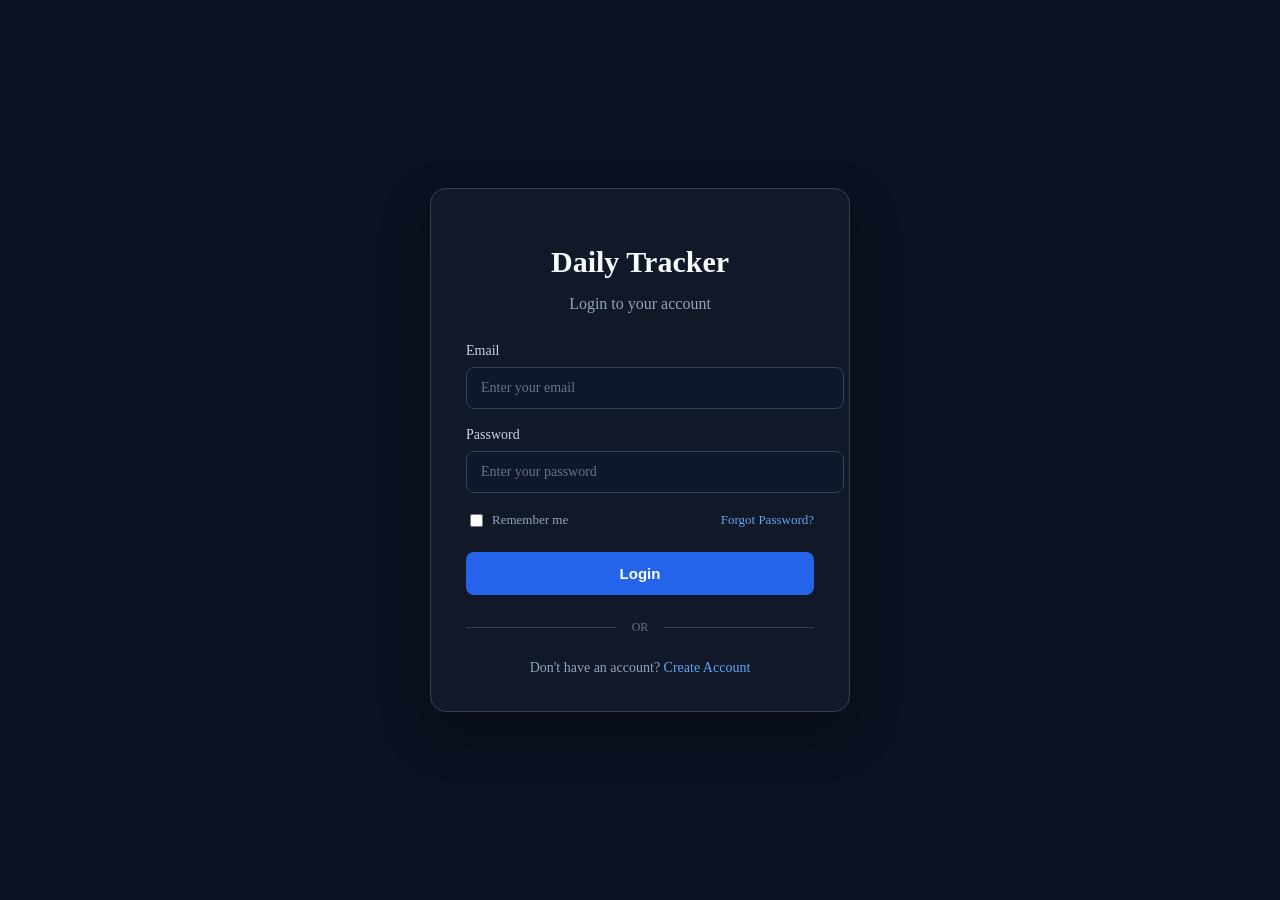
<file: 01_Daily_Tracker/frontend/calendar.html>
<!DOCTYPE html>
<html lang="en">

<head>

    <meta charset="UTF-8">

    <meta
        name="viewport"
        content="width=device-width, initial-scale=1.0"
    >

    <title>Calendar - Daily Tracker</title>

    <link rel="stylesheet" href="css/calendar.css">
    <link rel="stylesheet" href="css/common.css">
    <link rel="stylesheet" href="css/style.css">

</head>

<body>

    <div class="dashboard">

        <aside class="sidebar">

            <div class="logo">
                <span data-i18n="appName">Daily Tracker</span>
            </div>

            <nav>

                <a href="dashboard.html">
                    <span>🏠</span>
                    <span data-i18n="dashboard">Dashboard</span>
                </a>

                <a href="tasks.html">
                    <span>✅</span>
                    <span data-i18n="tasks">Tasks</span>
                </a>

                <a href="goals.html">
                    <span>🎯</span>
                    <span data-i18n="goals">Goals</span>
                </a>

                <a href="study.html">
                    <span>📚</span>
                    <span data-i18n="study">Study</span>
                </a>

                <a href="journal.html">
                    <span>📝</span>
                    <span data-i18n="journal">Journal</span>
                </a>

                <a
                    href="calendar.html"
                    class="active"
                >
                    <span>📅</span>
                    <span data-i18n="calendar">Calendar</span>
                </a>

                <a href="statistics.html">
                    <span>📈</span>
                    <span data-i18n="statistics">Statistics</span>
                </a>

            </nav>

            <div class="sidebar-bottom">

                <a href="settings.html">
                    <span>⚙️</span>
                    <span data-i18n="settings">Settings</span>
                </a>

                <a href="login.html">
                    <span>🚪</span>
                    <span data-i18n="logout">Logout</span>
                </a>

            </div>

        </aside>


        <main class="main-content">

            <header class="topbar">

                <div>

                    <h1 data-i18n="calendarTitle">
                        Calendar 📅
                    </h1>

                    <p data-i18n="calendarDescription">
                        View your tasks, study sessions and journal activity by date.
                    </p>

                </div>

                <div class="date">

                    <div id="currentDate"></div>

                    <div id="currentTime"></div>

                </div>

            </header>


            <!-- Calendar -->

            <section class="calendar-section">

                <div class="calendar-header">

                    <button id="previousMonth">
                        ←
                    </button>

                    <h2 id="currentMonth">
                        September 2026
                    </h2>

                    <button id="nextMonth">
                        →
                    </button>

                </div>


                <div class="calendar-weekdays">

                    <div data-i18n="sun">Sun</div>
                    <div data-i18n="mon">Mon</div>
                    <div data-i18n="tue">Tue</div>
                    <div data-i18n="wed">Wed</div>
                    <div data-i18n="thu">Thu</div>
                    <div data-i18n="fri">Fri</div>
                    <div data-i18n="sat">Sat</div>

                </div>


                <div
                    class="calendar-grid"
                    id="calendarGrid"
                ></div>

            </section>


            <!-- Graphs -->

            <section class="graph-section">

                <div class="graph-header">

                    <div>

                        <h2 id="graphTitle" data-i18n="monthlyActivity">
                            Monthly Activity 📊
                        </h2>

                        <p data-i18n="monthlyActivityDescription">
                            Overview of your study, tasks and journal activity.
                        </p>

                    </div>

                    <div class="graph-controls">

                        <label
                            for="graphDesign"
                            data-i18n="graphDesign"
                        >
                            Graph Design
                        </label>

                        <select id="graphDesign">

                            <option
                                value="modern"
                                data-i18n="modern"
                            >
                                Modern
                            </option>

                            <option
                                value="bar"
                                data-i18n="bar"
                            >
                                Bar
                            </option>

                            <option
                                value="line"
                                data-i18n="line"
                            >
                                Line
                            </option>

                            <option
                                value="area"
                                data-i18n="area"
                            >
                                Area
                            </option>

                        </select>

                    </div>

                </div>


                <!-- Graph Statistics -->

                <div class="graph-stats">

                    <div class="graph-stat-card">

                        <span data-i18n="total">
                            📊 Total
                        </span>

                        <strong id="graphTotal">
                            0
                        </strong>

                    </div>


                    <div class="graph-stat-card">

                        <span data-i18n="average">
                            📈 Average
                        </span>

                        <strong id="graphAverage">
                            0
                        </strong>

                    </div>


                    <div class="graph-stat-card">

                        <span data-i18n="highestDay">
                            🏆 Highest Day
                        </span>

                        <strong id="graphHighest">
                            0
                        </strong>

                    </div>

                </div>


                <div class="graphs-grid">


                    <!-- Study -->

                    <div class="graph-card">

                        <h3 data-i18n="studyTime">
                            📚 Study Time
                        </h3>

                        <p data-i18n="studyMinutesPerDay">
                            Study minutes per day
                        </p>

                        <div class="chart-wrapper">

                            <canvas id="studyChart"></canvas>

                        </div>

                    </div>


                    <!-- Tasks -->

                    <div class="graph-card">

                        <h3 data-i18n="completedTasks">
                            ✅ Completed Tasks
                        </h3>

                        <p data-i18n="completedTasksPerDay">
                            Completed tasks per day
                        </p>

                        <div class="chart-wrapper">

                            <canvas id="taskChart"></canvas>

                        </div>

                    </div>


                    <!-- Journal -->

                    <div class="graph-card">

                        <h3 data-i18n="journalEntries">
                            📝 Journal Entries
                        </h3>

                        <p data-i18n="journalEntriesPerDay">
                            Journal entries per day
                        </p>

                        <div class="chart-wrapper">

                            <canvas id="journalChart"></canvas>

                        </div>

                    </div>

                </div>

            </section>


            <!-- Selected Date Activity -->

            <section class="selected-date-section">

                <div class="section-header">

                    <div>

                        <h2
                            id="selectedDateTitle"
                            data-i18n="todaysActivity"
                        >
                            Today's Activity
                        </h2>

                        <p data-i18n="selectedDateDescription">
                            Activities recorded for the selected date.
                        </p>

                    </div>

                </div>


                <div
                    class="activity-list"
                    id="activityList"
                >

                    <div class="empty-state">

                        <div class="empty-icon">
                            📅
                        </div>

                        <h3 data-i18n="noActivity">
                            No activity
                        </h3>

                        <p data-i18n="noActivityDescription">
                            No tasks, study sessions or journal entries found.
                        </p>

                    </div>

                </div>

            </section>

        </main>

    </div>


    <script src="js/theme.js"></script>
    <script src="js/calendar-page.js"></script>
    <script src="js/language.js"></script>

</body>

</html>
</file>
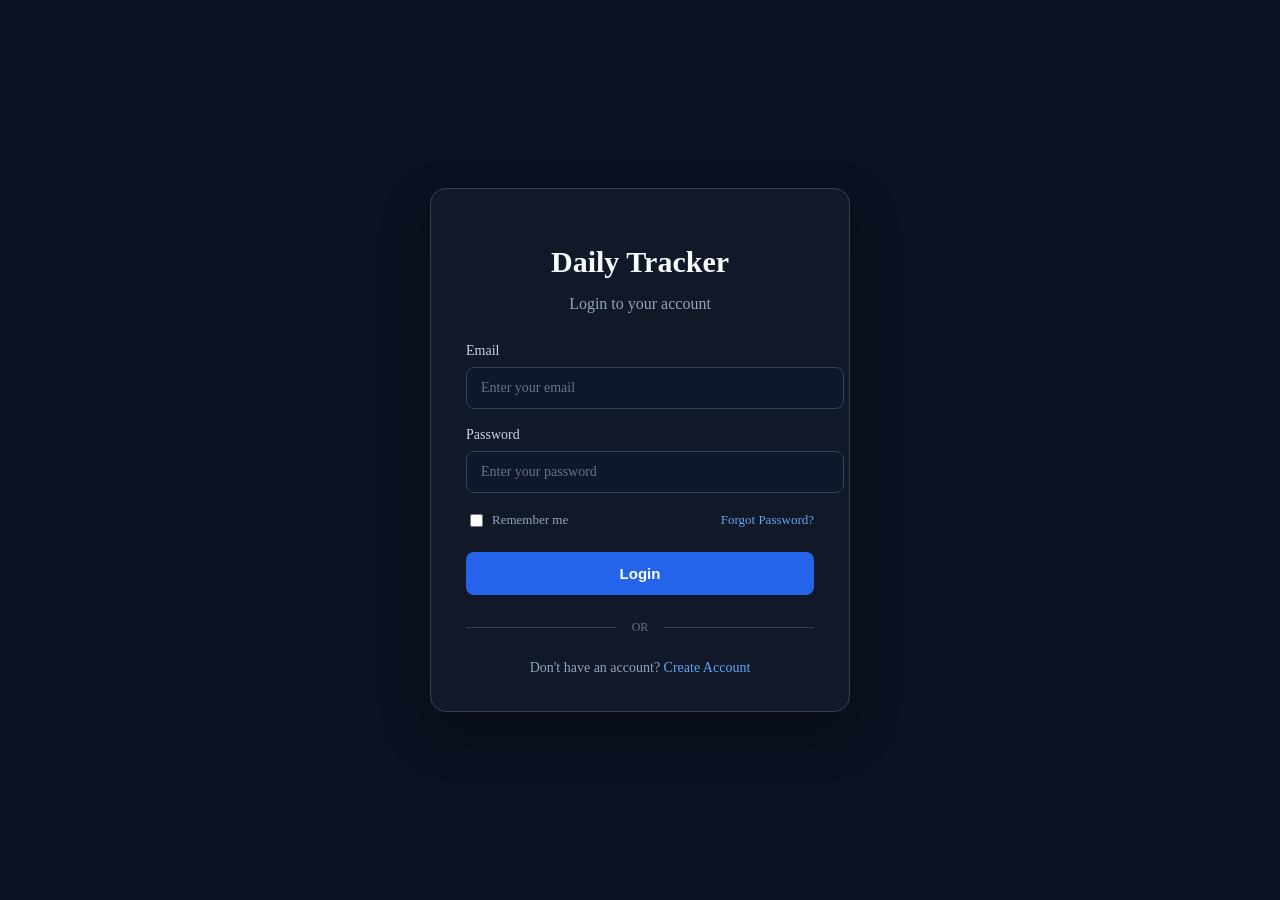
<file: 01_Daily_Tracker/frontend/dashboard.html>
<!DOCTYPE html>
<html lang="en">

<head>

    <meta charset="UTF-8">

    <meta
        name="viewport"
        content="width=device-width, initial-scale=1.0"
    >

    <title>Dashboard - Daily Tracker</title>

    <link rel="stylesheet" href="css/dashboard.css">
    <link rel="stylesheet" href="css/common.css">
    <link rel="stylesheet" href="css/style.css">

</head>

<body>

    <div class="dashboard">

        <aside class="sidebar">

            <div class="logo">
                <span data-i18n="appName">Daily Tracker</span>
            </div>

            <nav>

                <a href="dashboard.html" class="active">
                    <span>🏠</span>
                    <span data-i18n="dashboard">Dashboard</span>
                </a>

                <a href="tasks.html">
                    <span>✅</span>
                    <span data-i18n="tasks">Tasks</span>
                </a>

                <a href="goals.html">
                    <span>🎯</span>
                    <span data-i18n="goals">Goals</span>
                </a>

                <a href="study.html">
                    <span>📚</span>
                    <span data-i18n="study">Study</span>
                </a>

                <a href="journal.html">
                    <span>📝</span>
                    <span data-i18n="journal">Journal</span>
                </a>

                <a href="calendar.html">
                    <span>📅</span>
                    <span data-i18n="calendar">Calendar</span>
                </a>

                <a href="statistics.html">
                    <span>📈</span>
                    <span data-i18n="statistics">Statistics</span>
                </a>

            </nav>

            <div class="sidebar-bottom">

                <a href="settings.html">
                    <span>⚙️</span>
                    <span data-i18n="settings">Settings</span>
                </a>

                <a href="login.html">
                    <span>🚪</span>
                    <span data-i18n="logout">Logout</span>
                </a>

            </div>

        </aside>


        <main class="main-content">

            <header class="topbar">

                <div>

                    <h1 data-i18n="homeTitle">
                        HOME 🏡
                    </h1>

                    <p data-i18n="homeDescription">
                        Let's make today productive.
                    </p>

                </div>


                <div class="topbar-right">

                    <div class="streak-mini">

                        <span class="streak-icon">
                            🔥
                        </span>

                        <div>

                            <strong id="streakCount">
                                0
                            </strong>

                            <small data-i18n="dayStreak">
                                Day Streak
                            </small>

                        </div>

                    </div>


                    <div
                        class="reminder-wrapper"
                        id="reminderWrapper"
                    >

                        <button
                            type="button"
                            class="reminder-bell"
                            id="reminderBell"
                            title="Reminders"
                            data-i18n-title="reminders"
                        >

                            <span>🔔</span>

                            <strong id="reminderCount">
                                0
                            </strong>

                        </button>


                        <div
                            class="reminder-dropdown"
                            id="reminderDropdown"
                        >

                            <div class="reminder-dropdown-header">

                                <div>

                                    <h3 data-i18n="reminders">
                                        Reminders
                                    </h3>

                                    <small data-i18n="upcomingReminders">
                                        Your upcoming reminders
                                    </small>

                                </div>


                                <button
                                    type="button"
                                    id="openReminderModal"
                                    class="add-reminder-button"
                                    title="Add Reminder"
                                    data-i18n-title="addReminder"
                                >
                                    +
                                </button>

                            </div>


                            <div
                                class="reminder-list"
                                id="reminderList"
                            >

                                <div
                                    class="no-reminders"
                                    data-i18n="noReminders"
                                >
                                    No reminders yet.
                                </div>

                            </div>

                        </div>

                    </div>


                    <div class="date-time-card">

                        <span
                            class="date-label"
                            data-i18n="today"
                        >
                            TODAY
                        </span>

                        <div
                            class="current-date"
                            id="currentDate"
                        ></div>

                        <div
                            class="current-time"
                            id="currentTime"
                        ></div>

                    </div>

                </div>

            </header>


            <!-- Summary -->

            <section class="summary-cards">

                <div class="card">

                    <h3 data-i18n="tasks">
                        Tasks
                    </h3>

                    <p
                        class="number"
                        id="taskCount"
                    >
                        0/0
                    </p>

                    <span data-i18n="completed">
                        Completed
                    </span>

                </div>


                <div class="card">

                    <h3 data-i18n="study">
                        Study
                    </h3>

                    <p
                        class="number"
                        id="totalStudyTime"
                    >
                        0m
                    </p>

                    <span data-i18n="today">
                        Today
                    </span>

                </div>


                <div class="card">

                    <h3 data-i18n="goals">
                        Goals
                    </h3>

                    <p
                        class="number"
                        id="goalCount"
                    >
                        0
                    </p>

                    <span data-i18n="active">
                        Active
                    </span>

                </div>

            </section>


            <!-- Today's Progress -->

            <section class="dashboard-section">

                <div class="section-header">

                    <h2 data-i18n="todaysProgress">
                        Today's Progress
                    </h2>

                    <span id="taskProgressText">
                        0%
                    </span>

                </div>


                <div class="progress-bar">

                    <div
                        class="progress"
                        id="taskProgress"
                    ></div>

                </div>

            </section>


            <!-- Today's Tasks -->

            <section class="dashboard-section">

                <div class="section-header">

                    <h2 data-i18n="todaysTasks">
                        Today's Tasks
                    </h2>

                    <button
                        type="button"
                        id="openTaskModal"
                        data-i18n="addTask"
                    >
                        + Add Task
                    </button>

                </div>


                <div
                    class="task-list"
                    id="dashboardTaskList"
                ></div>

            </section>


            <!-- Study + Goals -->

            <div class="bottom-grid">


                <!-- Study -->

                <section class="dashboard-section">

                    <div class="section-header">

                        <h2 data-i18n="studyToday">
                            Study Today
                        </h2>

                        <button
                            type="button"
                            id="openStudyPage"
                            data-i18n="addSession"
                        >
                            + Add Session
                        </button>

                    </div>


                    <div
                        class="study-info"
                        id="studyList"
                    ></div>

                </section>


                <!-- Goals -->

                <section class="dashboard-section">

                    <div class="section-header">

                        <h2 data-i18n="goals">
                            Goals
                        </h2>

                        <button
                            type="button"
                            id="openGoalPage"
                            data-i18n="addGoal"
                        >
                            + Add Goal
                        </button>

                    </div>


                    <div
                        class="study-info"
                        id="dashboardGoalList"
                    ></div>

                </section>

            </div>

        </main>

    </div>


    <!-- ================================
         ADD TASK MODAL
         ================================ -->

    <div
        class="task-modal"
        id="taskModal"
    >

        <div class="task-modal-box">

            <div class="task-modal-header">

                <h2 data-i18n="addNewTask">
                    Add New Task
                </h2>

                <button
                    type="button"
                    id="closeTaskModal"
                >
                    ×
                </button>

            </div>


            <form id="taskForm">

                <div class="input-group">

                    <label
                        for="taskName"
                        data-i18n="taskName"
                    >
                        Task Name
                    </label>

                    <input
                        type="text"
                        id="taskName"
                        placeholder="Enter task name"
                        data-i18n-placeholder="taskNamePlaceholder"
                        required
                    >

                </div>


                <div class="input-group">

                    <label
                        for="taskPriority"
                        data-i18n="priority"
                    >
                        Priority
                    </label>

                    <select id="taskPriority">

                        <option
                            value="Low"
                            data-i18n="low"
                        >
                            Low
                        </option>

                        <option
                            value="Medium"
                            selected
                            data-i18n="medium"
                        >
                            Medium
                        </option>

                        <option
                            value="High"
                            data-i18n="high"
                        >
                            High
                        </option>

                    </select>

                </div>


                <div class="input-group">

                    <label
                        for="taskDueTime"
                        data-i18n="dueTime"
                    >
                        Due Time
                    </label>

                    <input
                        type="time"
                        id="taskDueTime"
                    >

                </div>


                <div class="task-modal-actions">

                    <button
                        type="button"
                        id="cancelTask"
                        data-i18n="cancel"
                    >
                        Cancel
                    </button>

                    <button
                        type="submit"
                        data-i18n="addTaskButton"
                    >
                        Add Task
                    </button>

                </div>

            </form>

        </div>

    </div>


    <!-- ================================
         ADD REMINDER MODAL
         ================================ -->

    <div
        class="task-modal"
        id="reminderModal"
    >

        <div class="task-modal-box">

            <div class="task-modal-header">

                <h2 data-i18n="addReminder">
                    Add Reminder
                </h2>

                <button
                    type="button"
                    id="closeReminderModal"
                >
                    ×
                </button>

            </div>


            <form id="reminderForm">

                <div class="input-group">

                    <label
                        for="reminderText"
                        data-i18n="reminderText"
                    >
                        Reminder
                    </label>

                    <input
                        type="text"
                        id="reminderText"
                        placeholder="Enter reminder"
                        data-i18n-placeholder="reminderTextPlaceholder"
                        required
                    >

                </div>


                <div class="input-group">

                    <label
                        for="reminderDate"
                        data-i18n="date"
                    >
                        Date
                    </label>

                    <input
                        type="date"
                        id="reminderDate"
                        required
                    >

                </div>


                <div class="input-group">

                    <label
                        for="reminderTime"
                        data-i18n="time"
                    >
                        Time
                    </label>

                    <input
                        type="time"
                        id="reminderTime"
                        required
                    >

                </div>


                <div class="task-modal-actions">

                    <button
                        type="button"
                        id="cancelReminder"
                        data-i18n="cancel"
                    >
                        Cancel
                    </button>

                    <button
                        type="submit"
                        data-i18n="addReminder"
                    >
                        Add Reminder
                    </button>

                </div>

            </form>

        </div>

    </div>


    <!-- Scripts -->

    <script src="js/theme.js"></script>

    <script src="js/dashboard.js"></script>

    <script src="js/language.js"></script>

    <script src="js/auth.js"></script>

</body>

</html>
</file>
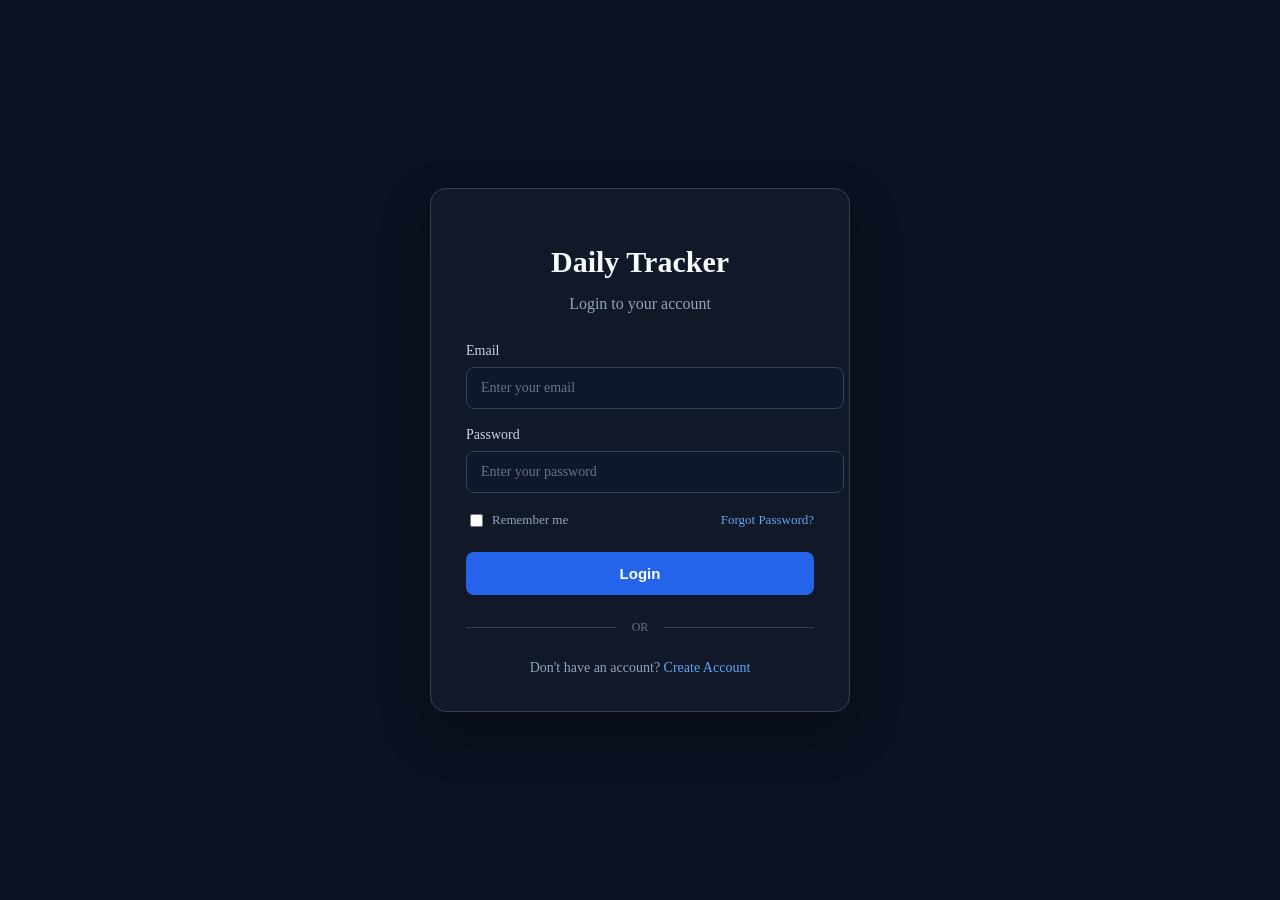
<file: 01_Daily_Tracker/frontend/goals.html>
<!DOCTYPE html>
<html lang="en">

<head>
    <meta charset="UTF-8">
    <meta name="viewport" content="width=device-width, initial-scale=1.0">

    <title>Goals - Daily Tracker</title>

    <link rel="stylesheet" href="css/goals.css">
    <link rel="stylesheet" href="css/common.css">
    <link rel="stylesheet" href="css/style.css">
</head>

<body>

    <div class="dashboard">

        <!-- Sidebar -->

        <aside class="sidebar">

            <div class="logo">
                <span data-i18n="appName">Daily Tracker</span>
            </div>

            <nav>

                <a href="dashboard.html">
                    <span>🏠</span>
                    <span data-i18n="dashboard">Dashboard</span>
                </a>

                <a href="tasks.html">
                    <span>✅</span>
                    <span data-i18n="tasks">Tasks</span>
                </a>

                <a href="goals.html" class="active">
                    <span>🎯</span>
                    <span data-i18n="goals">Goals</span>
                </a>

                <a href="study.html">
                    <span>📚</span>
                    <span data-i18n="study">Study</span>
                </a>

                <a href="journal.html">
                    <span>📝</span>
                    <span data-i18n="journal">Journal</span>
                </a>

                <a href="calendar.html">
                    <span>📅</span>
                    <span data-i18n="calendar">Calendar</span>
                </a>

                <a href="statistics.html">
                    <span>📈</span>
                    <span data-i18n="statistics">Statistics</span>
                </a>

            </nav>

            <div class="sidebar-bottom">

                <a href="settings.html">
                    <span>⚙️</span>
                    <span data-i18n="settings">Settings</span>
                </a>

                <a href="login.html">
                    <span>🚪</span>
                    <span data-i18n="logout">Logout</span>
                </a>

            </div>

        </aside>


        <!-- Main Content -->

        <main class="main-content">

            <!-- Topbar -->

            <header class="topbar">

                <div>

                    <h1 data-i18n="myGoals">
                        My Goals 🎯
                    </h1>

                    <p data-i18n="goalsDescription">
                        Set goals and track your progress.
                    </p>

                </div>

                <div class="date">

                    <div id="currentDate"></div>
                    <div id="currentTime"></div>

                </div>

            </header>


            <!-- Summary Cards -->

            <section class="summary-cards">

                <div class="card">

                    <h3 data-i18n="totalGoals">
                        Total Goals
                    </h3>

                    <p class="number" id="totalGoals">
                        0
                    </p>

                    <span data-i18n="allGoals">
                        All goals
                    </span>

                </div>


                <div class="card">

                    <h3 data-i18n="active">
                        Active
                    </h3>

                    <p class="number" id="activeGoals">
                        0
                    </p>

                    <span data-i18n="inProgress">
                        In progress
                    </span>

                </div>


                <div class="card">

                    <h3 data-i18n="completed">
                        Completed
                    </h3>

                    <p class="number" id="completedGoals">
                        0
                    </p>

                    <span data-i18n="finished">
                        Finished
                    </span>

                </div>


                <div class="card">

                    <h3 data-i18n="averageProgress">
                        Average Progress
                    </h3>

                    <p class="number" id="averageProgress">
                        0%
                    </p>

                    <span data-i18n="overall">
                        Overall
                    </span>

                </div>

            </section>


            <!-- Goals Section -->

            <section class="dashboard-section goals-section">

                <div class="section-header">

                    <div>

                        <h2 data-i18n="yourGoals">
                            Your Goals
                        </h2>

                        <p data-i18n="goalsProgressDescription">
                            Track your long-term progress.
                        </p>

                    </div>

                    <button
                        id="openGoalModal"
                        data-i18n="addGoal"
                    >
                        + Add Goal
                    </button>

                </div>


                <!-- Filters -->

                <div class="goal-filters">

                    <button
                        class="filter-btn active"
                        data-filter="all"
                        data-i18n="all"
                    >
                        All
                    </button>

                    <button
                        class="filter-btn"
                        data-filter="active"
                        data-i18n="active"
                    >
                        Active
                    </button>

                    <button
                        class="filter-btn"
                        data-filter="completed"
                        data-i18n="completed"
                    >
                        Completed
                    </button>

                </div>


                <!-- Goal List -->

                <div
                    class="goal-list"
                    id="goalList"
                >

                    <div class="empty-state">

                        <div class="empty-icon">
                            🎯
                        </div>

                        <h3 data-i18n="noGoals">
                            No goals yet
                        </h3>

                        <p data-i18n="noGoalsDescription">
                            Create your first goal to get started.
                        </p>

                    </div>

                </div>

            </section>

        </main>

    </div>


    <!-- Add Goal Modal -->

    <div
        class="goal-modal"
        id="goalModal"
    >

        <div class="goal-modal-box">

            <div class="goal-modal-header">

                <h2 data-i18n="addNewGoal">
                    Add New Goal
                </h2>

                <button
                    type="button"
                    id="closeGoalModal"
                >
                    ×
                </button>

            </div>


            <form id="goalForm">

                <div class="input-group">

                    <label
                        for="goalName"
                        data-i18n="goalName"
                    >
                        Goal Name
                    </label>

                    <input
                        type="text"
                        id="goalName"
                        placeholder="e.g. Complete C++ Course"
                        data-i18n-placeholder="goalNamePlaceholder"
                        required
                    >

                </div>


                <div class="input-group">

                    <label
                        for="goalProgress"
                        data-i18n="progressPercent"
                    >
                        Progress (%)
                    </label>

                    <input
                        type="number"
                        id="goalProgress"
                        placeholder="e.g. 50"
                        data-i18n-placeholder="progressPlaceholder"
                        min="0"
                        max="100"
                        value="0"
                        required
                    >

                </div>


                <div class="input-group">

                    <label
                        for="goalDeadline"
                        data-i18n="deadline"
                    >
                        Deadline
                    </label>

                    <input
                        type="date"
                        id="goalDeadline"
                    >

                </div>


                <div class="task-modal-actions">

                    <button
                        type="button"
                        id="cancelGoal"
                        data-i18n="cancel"
                    >
                        Cancel
                    </button>

                    <button
                        type="submit"
                        data-i18n="addGoalButton"
                    >
                        Add Goal
                    </button>

                </div>

            </form>

        </div>

    </div>


    <!-- Edit Goal Modal -->

    <div
        class="goal-modal"
        id="editGoalModal"
    >

        <div class="goal-modal-box">

            <div class="goal-modal-header">

                <h2 data-i18n="editGoal">
                    Edit Goal
                </h2>

                <button
                    type="button"
                    id="closeEditGoalModal"
                >
                    ×
                </button>

            </div>


            <form id="editGoalForm">

                <div class="input-group">

                    <label
                        for="editGoalName"
                        data-i18n="goalName"
                    >
                        Goal Name
                    </label>

                    <input
                        type="text"
                        id="editGoalName"
                        required
                    >

                </div>


                <div class="input-group">

                    <label
                        for="editGoalProgress"
                        data-i18n="progressPercent"
                    >
                        Progress (%)
                    </label>

                    <input
                        type="number"
                        id="editGoalProgress"
                        min="0"
                        max="100"
                        required
                    >

                </div>


                <div class="input-group">

                    <label
                        for="editGoalDeadline"
                        data-i18n="deadline"
                    >
                        Deadline
                    </label>

                    <input
                        type="date"
                        id="editGoalDeadline"
                    >

                </div>


                <div class="task-modal-actions">

                    <button
                        type="button"
                        id="cancelEditGoal"
                        data-i18n="cancel"
                    >
                        Cancel
                    </button>

                    <button
                        type="submit"
                        data-i18n="saveChanges"
                    >
                        Save Changes
                    </button>

                </div>

            </form>

        </div>

    </div>


    <!-- JavaScript -->

    <script src="js/theme.js"></script>
    <script src="js/goals-page.js"></script>
    <script src="js/language.js"></script>

</body>

</html>
</file>
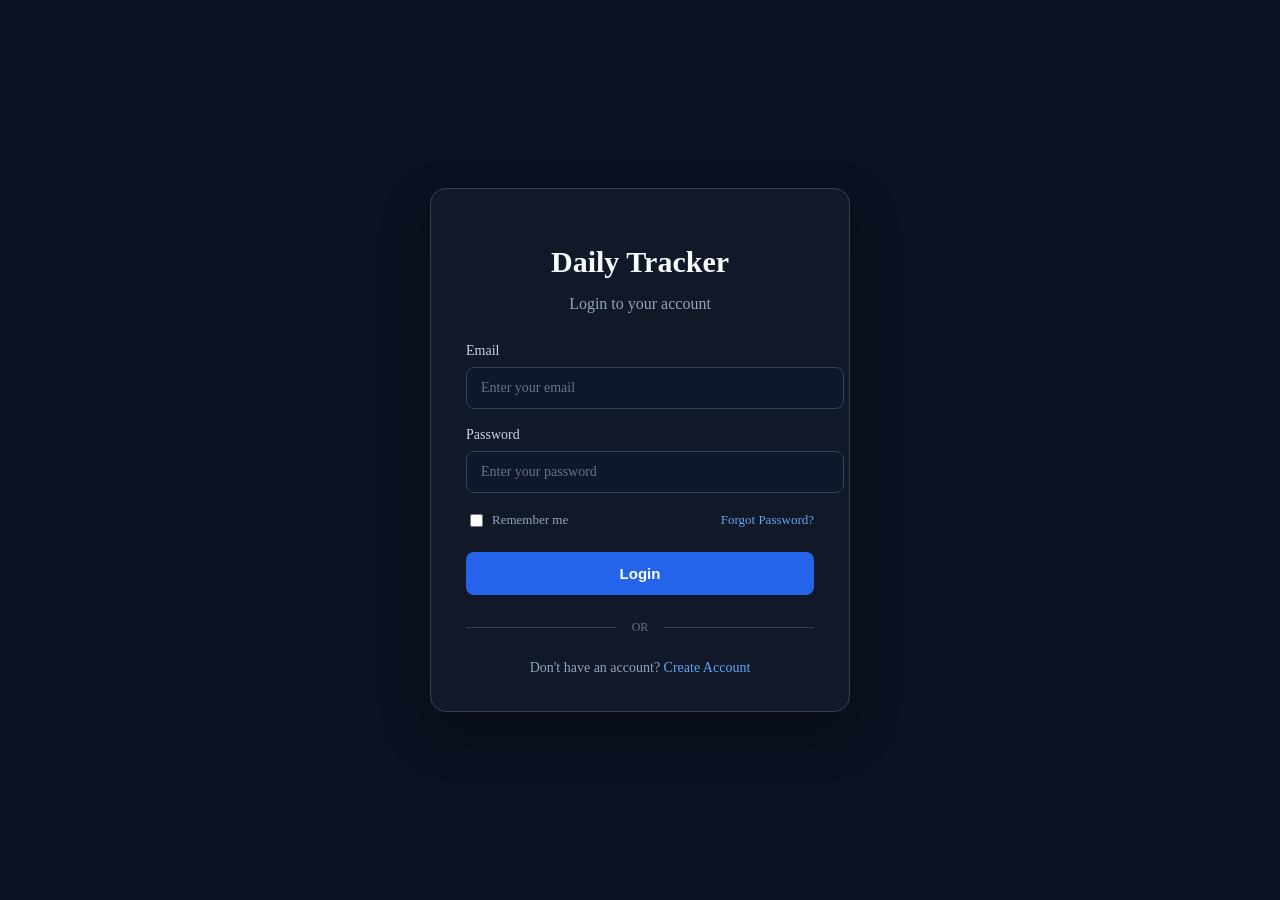
<file: 01_Daily_Tracker/frontend/journal.html>
<!DOCTYPE html>
<html lang="en">

<head>

    <meta charset="UTF-8">

    <meta
        name="viewport"
        content="width=device-width, initial-scale=1.0"
    >

    <title>Journal - Daily Tracker</title>

    <link rel="stylesheet" href="css/journal.css">
    <link rel="stylesheet" href="css/common.css">
    <link rel="stylesheet" href="css/style.css">

</head>

<body>

    <div class="dashboard">

        <aside class="sidebar">

            <div class="logo">
                <span data-i18n="appName">Daily Tracker</span>
            </div>

            <nav>

                <a href="dashboard.html">
                    <span>🏠</span>
                    <span data-i18n="dashboard">Dashboard</span>
                </a>

                <a href="tasks.html">
                    <span>✅</span>
                    <span data-i18n="tasks">Tasks</span>
                </a>

                <a href="goals.html">
                    <span>🎯</span>
                    <span data-i18n="goals">Goals</span>
                </a>

                <a href="study.html">
                    <span>📚</span>
                    <span data-i18n="study">Study</span>
                </a>

                <a
                    href="journal.html"
                    class="active"
                >
                    <span>📝</span>
                    <span data-i18n="journal">Journal</span>
                </a>

                <a href="calendar.html">
                    <span>📅</span>
                    <span data-i18n="calendar">Calendar</span>
                </a>

                <a href="statistics.html">
                    <span>📈</span>
                    <span data-i18n="statistics">Statistics</span>
                </a>

            </nav>

            <div class="sidebar-bottom">

                <a href="settings.html">
                    <span>⚙️</span>
                    <span data-i18n="settings">Settings</span>
                </a>

                <a href="login.html">
                    <span>🚪</span>
                    <span data-i18n="logout">Logout</span>
                </a>

            </div>

        </aside>


        <main class="main-content">

            <header class="topbar">

                <div>

                    <h1 data-i18n="journalTitle">
                        Journal 📝
                    </h1>

                    <p data-i18n="journalDescription">
                        Write down your thoughts and daily experiences.
                    </p>

                </div>

                <div class="date">

                    <div id="currentDate"></div>

                    <div id="currentTime"></div>

                </div>

            </header>


            <section class="summary-cards">

                <div class="card">

                    <h3 data-i18n="totalEntries">
                        Total Entries
                    </h3>

                    <p
                        class="number"
                        id="totalEntries"
                    >
                        0
                    </p>

                    <span data-i18n="allJournalEntries">
                        All journal entries
                    </span>

                </div>


                <div class="card">

                    <h3 data-i18n="thisMonth">
                        This Month
                    </h3>

                    <p
                        class="number"
                        id="monthlyEntries"
                    >
                        0
                    </p>

                    <span data-i18n="entriesThisMonth">
                        Entries this month
                    </span>

                </div>


                <div class="card">

                    <h3 data-i18n="latestEntry">
                        Latest Entry
                    </h3>

                    <p
                        class="number"
                        id="latestEntry"
                    >
                        None
                    </p>

                    <span data-i18n="mostRecentJournal">
                        Most recent journal
                    </span>

                </div>

            </section>


            <section class="dashboard-section">

                <div class="section-header">

                    <div>

                        <h2 data-i18n="myJournal">
                            My Journal
                        </h2>

                        <p data-i18n="journalSectionDescription">
                            Record your daily thoughts, ideas and experiences.
                        </p>

                    </div>

                    <button
                        id="openJournalModal"
                        data-i18n="newEntry"
                    >
                        + New Entry
                    </button>

                </div>


                <div class="journal-tools">

                    <input
                        type="text"
                        id="searchJournal"
                        placeholder="Search journal..."
                        data-i18n-placeholder="searchJournalPlaceholder"
                    >

                    <button
                        class="filter-btn active"
                        data-filter="all"
                        data-i18n="all"
                    >
                        All
                    </button>

                    <button
                        class="filter-btn"
                        data-filter="today"
                        data-i18n="today"
                    >
                        Today
                    </button>

                </div>


                <div
                    class="journal-list"
                    id="journalList"
                >

                    <div class="empty-state">

                        <div class="empty-icon">
                            📝
                        </div>

                        <h3 data-i18n="noJournalEntries">
                            No journal entries yet
                        </h3>

                        <p data-i18n="noJournalEntriesDescription">
                            Write your first journal entry to start your daily record.
                        </p>

                    </div>

                </div>

            </section>

        </main>

    </div>


    <!-- Journal Modal -->

    <div
        class="journal-modal"
        id="journalModal"
    >

        <div class="journal-modal-box">

            <div class="journal-modal-header">

                <h2
                    id="journalModalTitle"
                    data-i18n="newJournalEntry"
                >
                    New Journal Entry
                </h2>

                <button
                    type="button"
                    id="closeJournalModal"
                >
                    ×
                </button>

            </div>


            <form id="journalForm">

                <div class="input-group">

                    <label
                        for="journalTitle"
                        data-i18n="title"
                    >
                        Title
                    </label>

                    <input
                        type="text"
                        id="journalTitle"
                        placeholder="e.g. My Productive Day"
                        data-i18n-placeholder="journalTitlePlaceholder"
                        required
                    >

                </div>


                <div class="input-group">

                    <label
                        for="journalDate"
                        data-i18n="date"
                    >
                        Date
                    </label>

                    <input
                        type="date"
                        id="journalDate"
                        required
                    >

                </div>


                <div class="input-group">

                    <label
                        for="journalMood"
                        data-i18n="mood"
                    >
                        Mood
                    </label>

                    <select id="journalMood">

                        <option value="😊 Happy">
                            😊 Happy
                        </option>

                        <option value="😄 Excited">
                            😄 Excited
                        </option>

                        <option value="😌 Calm">
                            😌 Calm
                        </option>

                        <option value="😐 Normal">
                            😐 Normal
                        </option>

                        <option value="😔 Sad">
                            😔 Sad
                        </option>

                        <option value="😡 Angry">
                            😡 Angry
                        </option>

                    </select>

                </div>


                <div class="input-group">

                    <label
                        for="journalContent"
                        data-i18n="journal"
                    >
                        Journal
                    </label>

                    <textarea
                        id="journalContent"
                        rows="8"
                        placeholder="Write about your day..."
                        data-i18n-placeholder="journalContentPlaceholder"
                        required
                    ></textarea>

                </div>


                <div class="journal-modal-actions">

                    <button
                        type="button"
                        id="cancelJournal"
                        data-i18n="cancel"
                    >
                        Cancel
                    </button>

                    <button
                        type="submit"
                        data-i18n="saveEntry"
                    >
                        Save Entry
                    </button>

                </div>

            </form>

        </div>

    </div>


    <script src="js/theme.js"></script>
    <script src="js/journal-page.js"></script>
    <script src="js/language.js"></script>

</body>

</html>
</file>
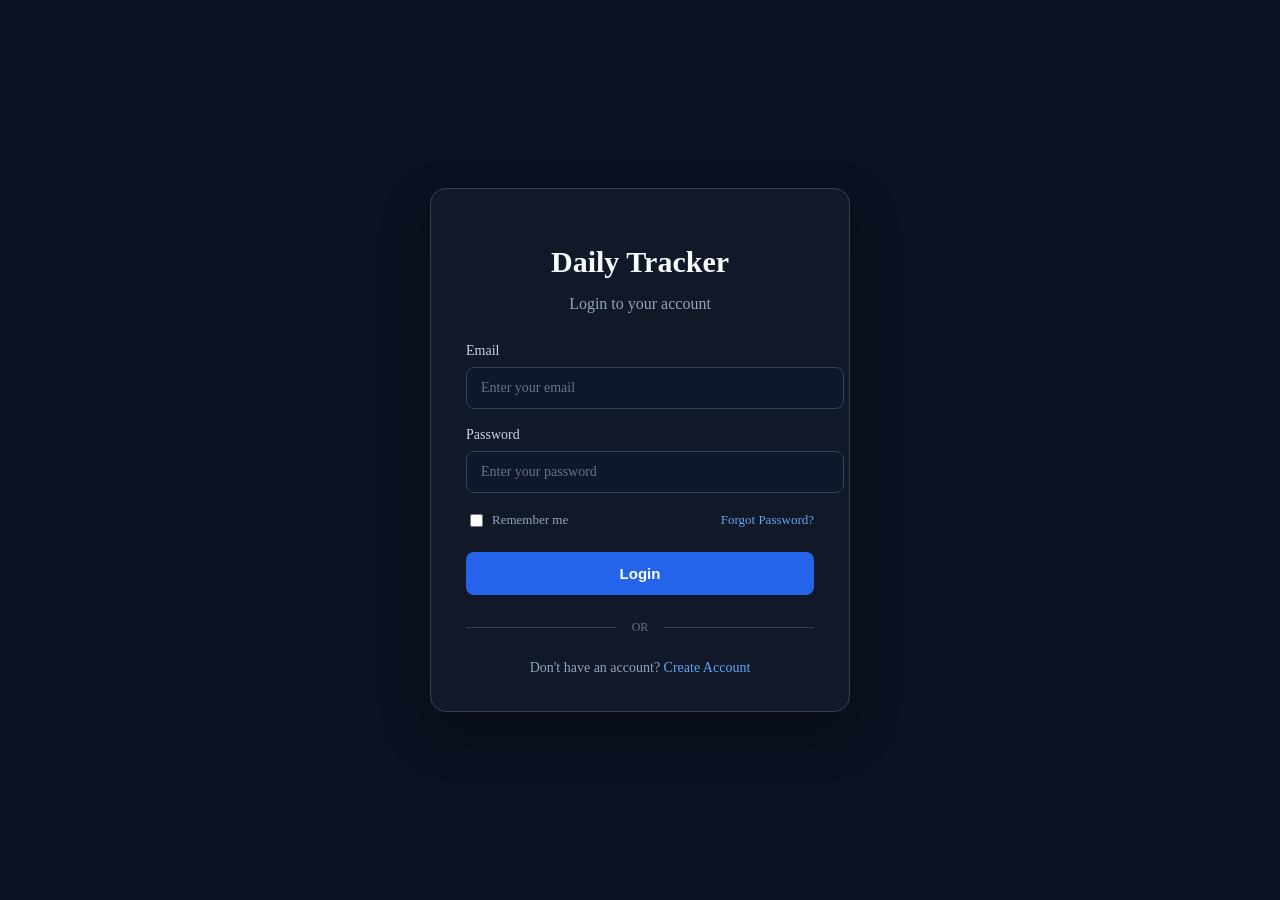
<file: 01_Daily_Tracker/frontend/login.html>
<!DOCTYPE html>
<html lang="en">

<head>

    <meta charset="UTF-8">

    <meta
        name="viewport"
        content="width=device-width, initial-scale=1.0"
    >

    <title>Login - Daily Tracker</title>

    <link rel="stylesheet" href="css/auth.css">
    <link rel="stylesheet" href="css/style.css">

</head>

<body>

    <div class="auth-container">

        <div class="auth-box">

            <h1>
                Daily Tracker
            </h1>

            <p>
                Login to your account
            </p>


            <form id="loginForm">

                <div class="input-group">

                    <label for="email">
                        Email
                    </label>

                    <input
                        type="email"
                        id="email"
                        placeholder="Enter your email"
                        required
                    >

                </div>


                <div class="input-group">

                    <label for="password">
                        Password
                    </label>

                    <input
                        type="password"
                        id="password"
                        placeholder="Enter your password"
                        required
                    >

                </div>


                <div class="form-options">

                    <label class="remember">

                        <input
                            type="checkbox"
                            id="remember"
                        >

                        Remember me

                    </label>


                    <a href="forgot-password.html">
                        Forgot Password?
                    </a>

                </div>


                <button type="submit">
                    Login
                </button>

            </form>


            <div class="divider">

                <span>
                    OR
                </span>

            </div>


            <p class="register-text">

                Don't have an account?

                <a href="register.html">
                    Create Account
                </a>

            </p>

        </div>

    </div>


    <script src="js/theme.js"></script>
    <script src="js/login.js?v=2"></script>

</body>

</html>
</file>
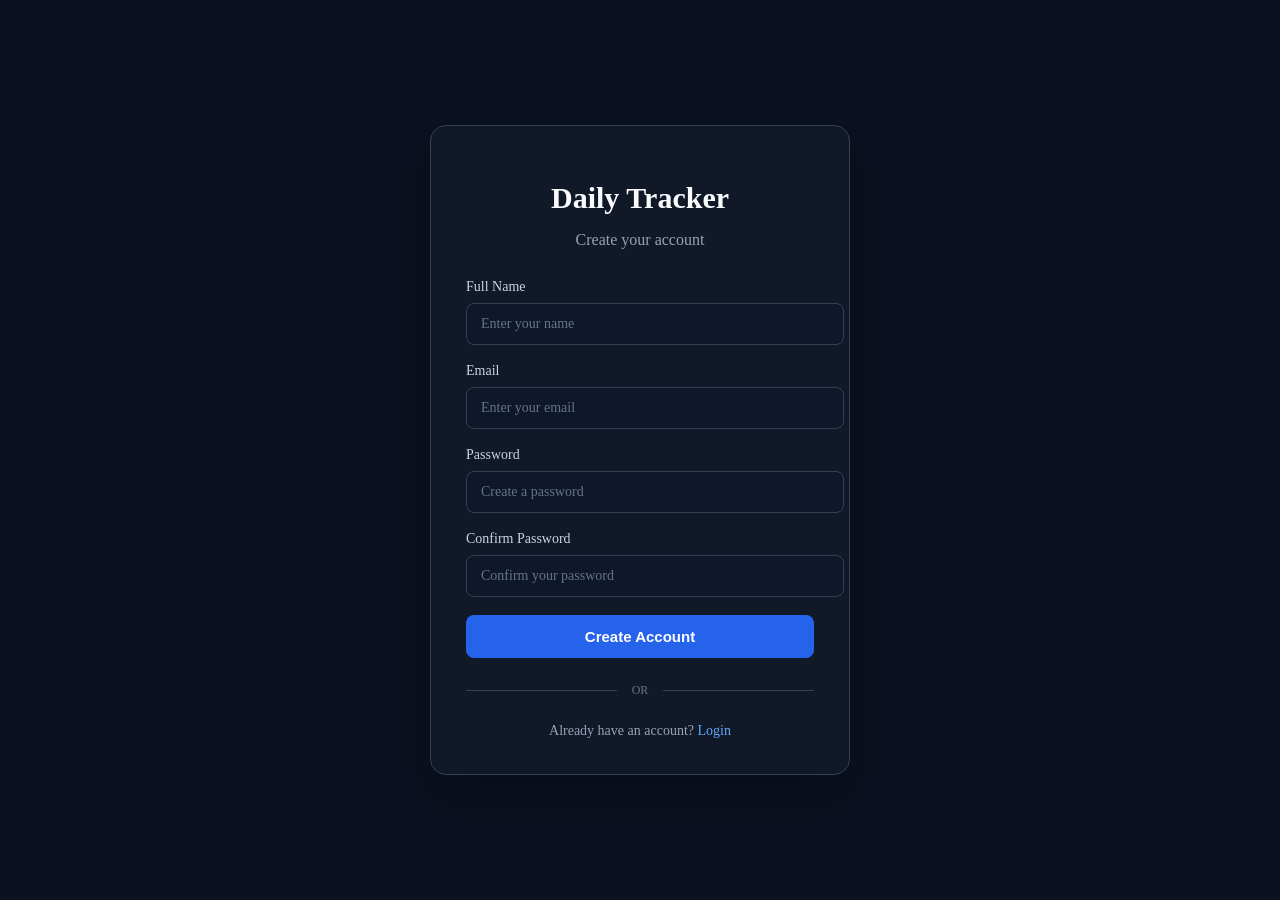
<file: 01_Daily_Tracker/frontend/register.html>
<!DOCTYPE html>
<html lang="en">

<head>

    <meta charset="UTF-8">

    <meta
        name="viewport"
        content="width=device-width, initial-scale=1.0"
    >

    <title>Register - Daily Tracker</title>

    <link rel="stylesheet" href="css/auth.css">
    <link rel="stylesheet" href="css/style.css">

</head>

<body>

    <div class="auth-container">

        <div class="auth-box">

            <h1>
                Daily Tracker
            </h1>

            <p>
                Create your account
            </p>


            <form id="registerForm">

                <div class="input-group">

                    <label for="name">
                        Full Name
                    </label>

                    <input
                        type="text"
                        id="name"
                        placeholder="Enter your name"
                        required
                    >

                </div>


                <div class="input-group">

                    <label for="email">
                        Email
                    </label>

                    <input
                        type="email"
                        id="email"
                        placeholder="Enter your email"
                        required
                    >

                </div>


                <div class="input-group">

                    <label for="password">
                        Password
                    </label>

                    <input
                        type="password"
                        id="password"
                        placeholder="Create a password"
                        required
                    >

                </div>


                <div class="input-group">

                    <label for="confirmPassword">
                        Confirm Password
                    </label>

                    <input
                        type="password"
                        id="confirmPassword"
                        placeholder="Confirm your password"
                        required
                    >

                </div>


                <button type="submit">
                    Create Account
                </button>

            </form>


            <div class="divider">

                <span>
                    OR
                </span>

            </div>


            <p class="register-text">

                Already have an account?

                <a href="login.html">
                    Login
                </a>

            </p>

        </div>

    </div>

    <script src="js/theme.js"></script>
    <script src="js/register.js"></script>

</body>

</html>
</file>
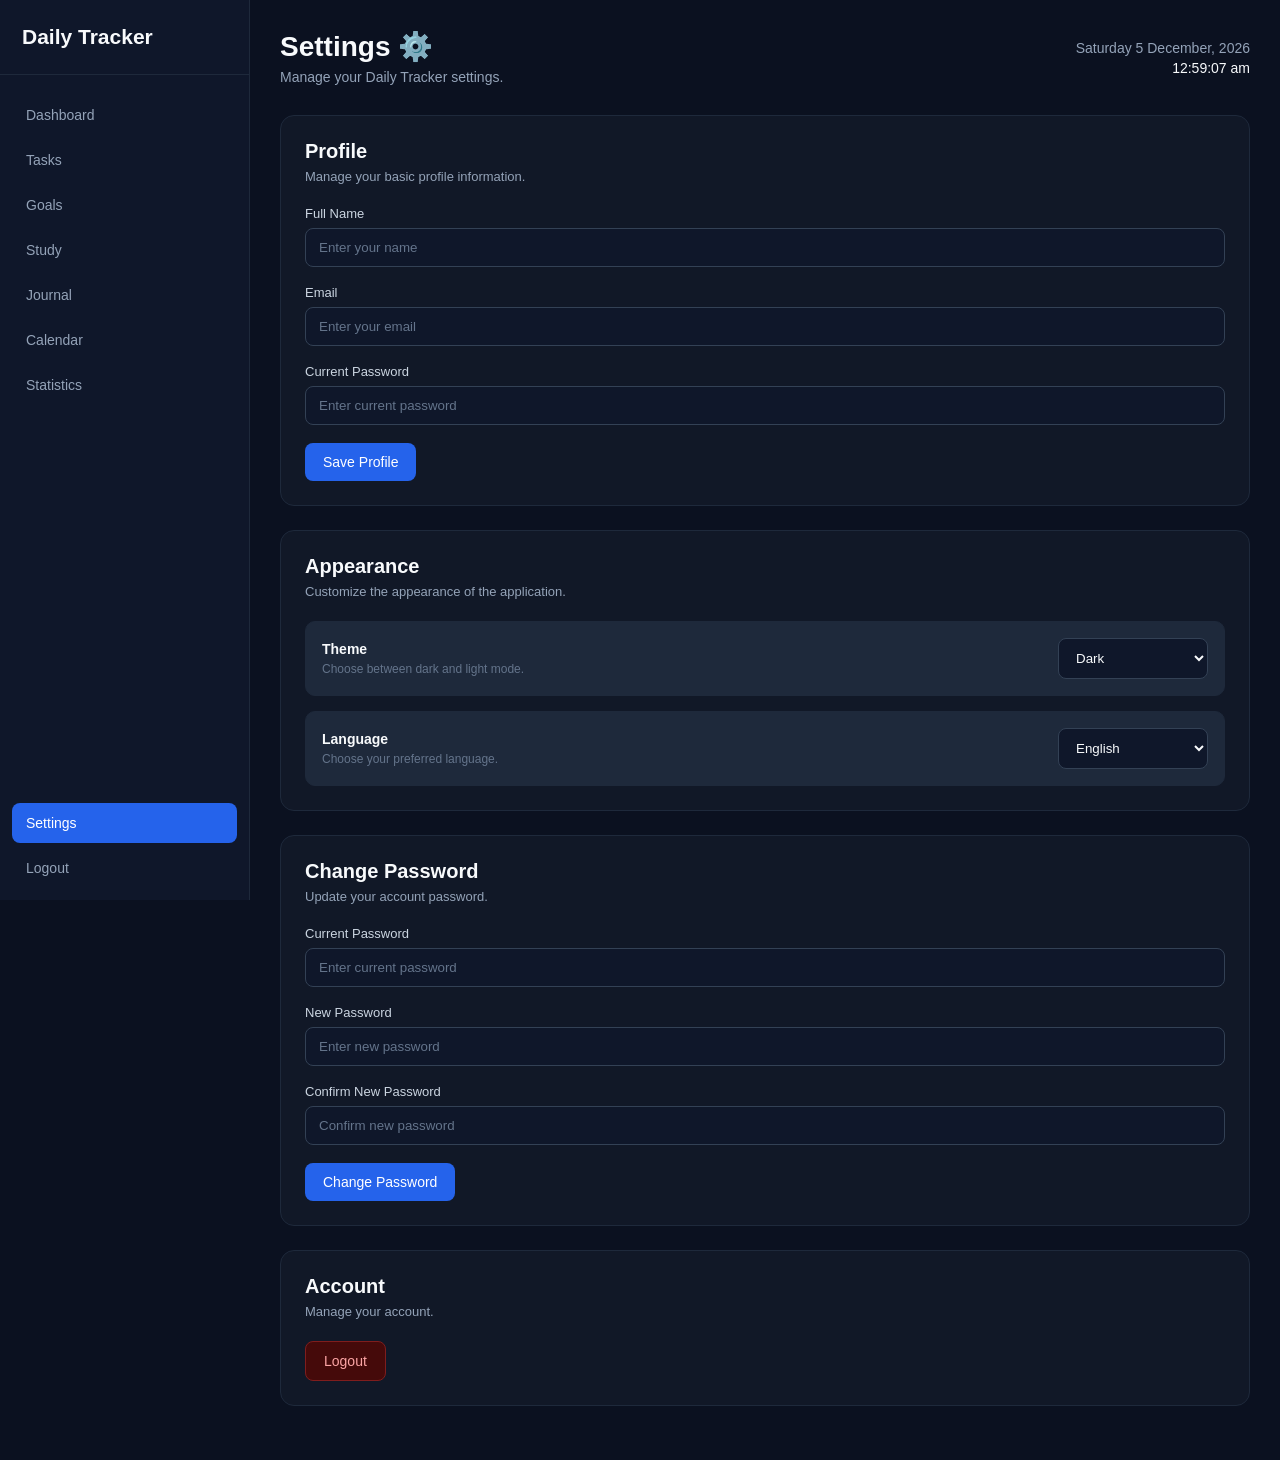
<file: 01_Daily_Tracker/frontend/settings.html>
<!DOCTYPE html>
<html lang="en">

<head>

    <meta charset="UTF-8">

    <meta
        name="viewport"
        content="width=device-width, initial-scale=1.0"
    >

    <title>Settings - Daily Tracker</title>

    <link rel="stylesheet" href="css/settings.css">
    <link rel="stylesheet" href="css/common.css">
    <link rel="stylesheet" href="css/style.css">

</head>

<body>

    <div class="dashboard">

        <!-- Sidebar -->

        <aside class="sidebar">

            <div class="logo" data-i18n="appName">
                Daily Tracker
            </div>

            <nav>

                <a href="dashboard.html" data-i18n="dashboard">
                    🏠 Dashboard
                </a>

                <a href="tasks.html" data-i18n="tasks">
                    ✅ Tasks
                </a>

                <a href="goals.html" data-i18n="goals">
                    🎯 Goals
                </a>

                <a href="study.html" data-i18n="study">
                    📚 Study
                </a>

                <a href="journal.html" data-i18n="journal">
                    📝 Journal
                </a>

                <a href="calendar.html" data-i18n="calendar">
                    📅 Calendar
                </a>

                <a href="statistics.html" data-i18n="statistics">
                    📈 Statistics
                </a>

            </nav>

            <div class="sidebar-bottom">

                <a
                    href="settings.html"
                    class="active"
                    data-i18n="settings"
                >
                    ⚙️ Settings
                </a>

                <a href="login.html" data-i18n="logout">
                    🚪 Logout
                </a>

            </div>

        </aside>


        <!-- Main Content -->

        <main class="main-content">

            <!-- Topbar -->

            <header class="topbar">

                <div>

                    <h1 data-i18n="settingsTitle">
                        Settings ⚙️
                    </h1>

                    <p data-i18n="settingsDescription">
                        Manage your Daily Tracker settings.
                    </p>

                </div>

                <div class="date">

                    <div id="currentDate"></div>

                    <div id="currentTime"></div>

                </div>

            </header>


            <!-- Profile -->

            <section class="settings-section">

                <div class="section-header">

                    <div>

                        <h2 data-i18n="profile">
                            Profile
                        </h2>

                        <p data-i18n="profileDescription">
                            Manage your basic profile information.
                        </p>

                    </div>

                </div>


                <form id="profileForm">

                    <div class="input-group">

                        <label
                            for="profileName"
                            data-i18n="fullName"
                        >
                            Full Name
                        </label>

                        <input
                            type="text"
                            id="profileName"
                            data-i18n-placeholder="namePlaceholder"
                            placeholder="Enter your name"
                            required
                        >

                    </div>


                    <div class="input-group">

                        <label
                            for="profileEmail"
                            data-i18n="email"
                        >
                            Email
                        </label>

                        <input
                            type="email"
                            id="profileEmail"
                            data-i18n-placeholder="emailPlaceholder"
                            placeholder="Enter your email"
                            required
                        >

                    </div>


                    <!-- Current Password -->

                    <div class="input-group">

                        <label
                            for="profileCurrentPassword"
                            data-i18n="currentPassword"
                        >
                            Current Password
                        </label>

                        <input
                            type="password"
                            id="profileCurrentPassword"
                            data-i18n-placeholder="currentPasswordPlaceholder"
                            placeholder="Enter current password"
                            required
                        >

                    </div>


                    <button
                        type="submit"
                        class="primary-btn"
                        data-i18n="saveProfile"
                    >
                        Save Profile
                    </button>

                </form>

            </section>


            <!-- Appearance -->

            <section class="settings-section">

                <div class="section-header">

                    <div>

                        <h2 data-i18n="appearance">
                            Appearance
                        </h2>

                        <p data-i18n="appearanceDescription">
                            Customize the appearance of the application.
                        </p>

                    </div>

                </div>


                <div class="setting-row">

                    <div>

                        <h3 data-i18n="theme">
                            Theme
                        </h3>

                        <p data-i18n="themeDescription">
                            Choose between dark and light mode.
                        </p>

                    </div>


                    <select id="themeSelect">

                        <option
                            value="dark"
                            data-i18n="dark"
                        >
                            Dark
                        </option>

                        <option
                            value="light"
                            data-i18n="light"
                        >
                            Light
                        </option>

                    </select>

                </div>


                <!-- Language -->

                <div
                    class="setting-row"
                    style="margin-top: 15px;"
                >

                    <div>

                        <h3 data-i18n="language">
                            Language
                        </h3>

                        <p data-i18n="languageDescription">
                            Choose your preferred language.
                        </p>

                    </div>


                    <select id="languageSelect">

                        <option
                            value="en"
                            data-i18n="english"
                        >
                            English
                        </option>

                        <option
                            value="hi"
                            data-i18n="hindi"
                        >
                            Hindi
                        </option>

                    </select>

                </div>

            </section>


            <!-- Change Password -->

            <section class="settings-section">

                <div class="section-header">

                    <div>

                        <h2 data-i18n="changePassword">
                            Change Password
                        </h2>

                        <p data-i18n="changePasswordDescription">
                            Update your account password.
                        </p>

                    </div>

                </div>


                <form id="passwordForm">

                    <div class="input-group">

                        <label
                            for="currentPassword"
                            data-i18n="currentPassword"
                        >
                            Current Password
                        </label>

                        <input
                            type="password"
                            id="currentPassword"
                            data-i18n-placeholder="currentPasswordPlaceholder"
                            placeholder="Enter current password"
                            required
                        >

                    </div>


                    <div class="input-group">

                        <label
                            for="newPassword"
                            data-i18n="newPassword"
                        >
                            New Password
                        </label>

                        <input
                            type="password"
                            id="newPassword"
                            data-i18n-placeholder="newPasswordPlaceholder"
                            placeholder="Enter new password"
                            required
                        >

                    </div>


                    <div class="input-group">

                        <label
                            for="confirmPassword"
                            data-i18n="confirmPassword"
                        >
                            Confirm New Password
                        </label>

                        <input
                            type="password"
                            id="confirmPassword"
                            data-i18n-placeholder="confirmPasswordPlaceholder"
                            placeholder="Confirm new password"
                            required
                        >

                    </div>


                    <button
                        type="submit"
                        class="primary-btn"
                        data-i18n="changePasswordButton"
                    >
                        Change Password
                    </button>

                </form>

            </section>


            <!-- Account -->

            <section class="settings-section">

                <div class="section-header">

                    <div>

                        <h2 data-i18n="account">
                            Account
                        </h2>

                        <p data-i18n="accountDescription">
                            Manage your account.
                        </p>

                    </div>

                </div>


                <div class="account-actions">

                    <button
                        id="logoutButton"
                        class="logout-btn"
                        data-i18n="logout"
                    >
                        🚪 Logout
                    </button>

                </div>

            </section>

        </main>

    </div>


    <script src="js/theme.js"></script>
    <script src="js/settings-page.js"></script>
    <script src="js/language.js"></script>

</body>

</html>
</file>
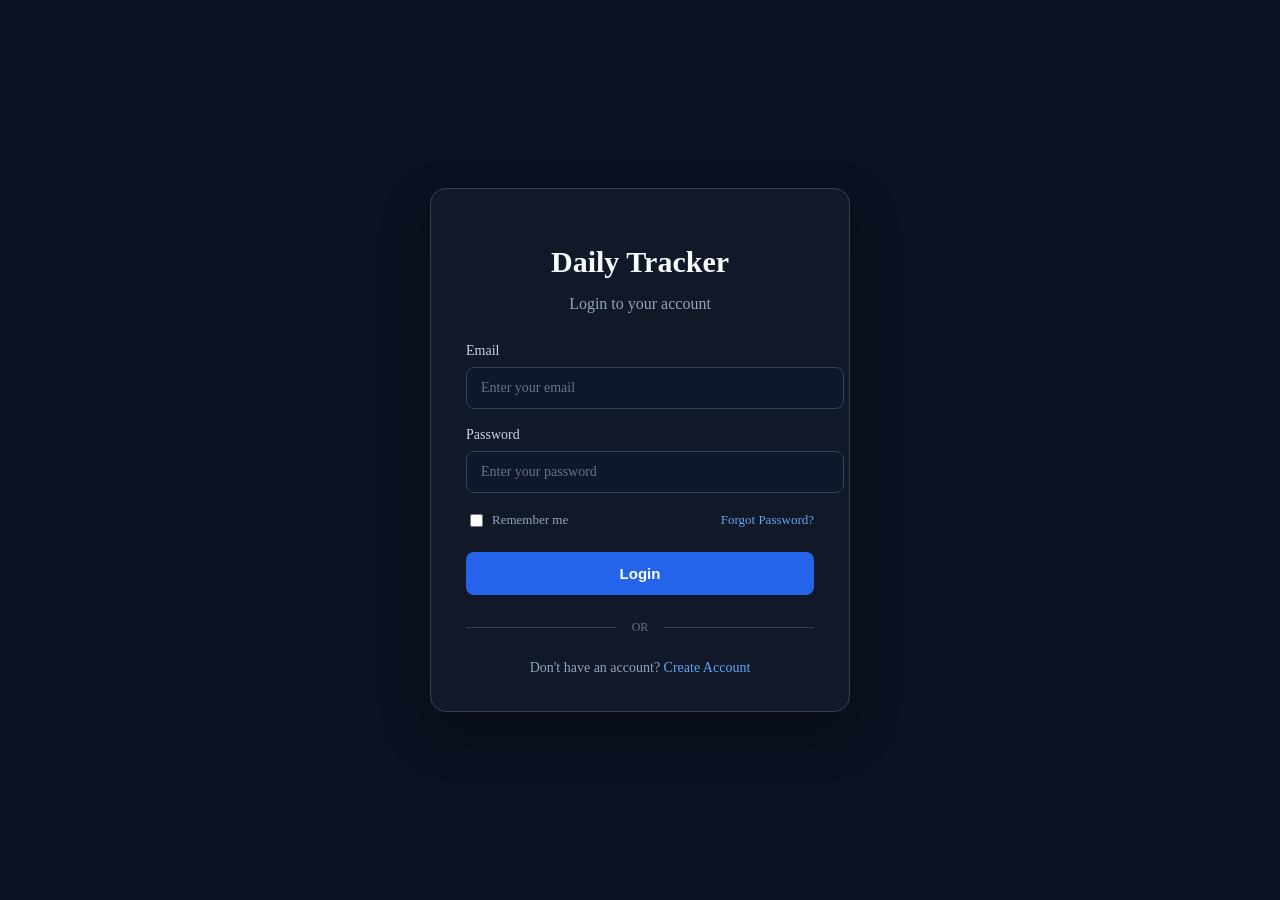
<file: 01_Daily_Tracker/frontend/statistics.html>
<!DOCTYPE html>
<html lang="en">

<head>

    <meta charset="UTF-8">

    <meta
        name="viewport"
        content="width=device-width, initial-scale=1.0"
    >

    <title>Statistics - Daily Tracker</title>

    <link rel="stylesheet" href="css/statistics.css">
    <link rel="stylesheet" href="css/common.css">
    <link rel="stylesheet" href="css/style.css">

</head>

<body>

    <div class="dashboard">

        <!-- Sidebar -->

        <aside class="sidebar">

            <div class="logo">
                <span data-i18n="appName">Daily Tracker</span>
            </div>

            <nav>

                <a href="dashboard.html">
                    <span>🏠</span>
                    <span data-i18n="dashboard">Dashboard</span>
                </a>

                <a href="tasks.html">
                    <span>✅</span>
                    <span data-i18n="tasks">Tasks</span>
                </a>

                <a href="goals.html">
                    <span>🎯</span>
                    <span data-i18n="goals">Goals</span>
                </a>

                <a href="study.html">
                    <span>📚</span>
                    <span data-i18n="study">Study</span>
                </a>

                <a href="journal.html">
                    <span>📝</span>
                    <span data-i18n="journal">Journal</span>
                </a>

                <a href="calendar.html">
                    <span>📅</span>
                    <span data-i18n="calendar">Calendar</span>
                </a>

                <a
                    href="statistics.html"
                    class="active"
                >
                    <span>📈</span>
                    <span data-i18n="statistics">Statistics</span>
                </a>

            </nav>

            <div class="sidebar-bottom">

                <a href="settings.html">
                    <span>⚙️</span>
                    <span data-i18n="settings">Settings</span>
                </a>

                <a href="login.html">
                    <span>🚪</span>
                    <span data-i18n="logout">Logout</span>
                </a>

            </div>

        </aside>


        <!-- Main Content -->

        <main class="main-content">

            <!-- Topbar -->

            <header class="topbar">

                <div>

                    <h1 data-i18n="statisticsTitle">
                        Statistics 📈
                    </h1>

                    <p data-i18n="statisticsDescription">
                        Track your overall productivity and progress.
                    </p>

                </div>

                <div class="date">

                    <div id="currentDate"></div>

                    <div id="currentTime"></div>

                </div>

            </header>


            <!-- Summary Cards -->

            <section class="summary-cards">

                <div class="stat-card">

                    <h3 data-i18n="totalTasks">
                        Total Tasks
                    </h3>

                    <div
                        class="stat-number"
                        id="totalTasks"
                    >
                        0
                    </div>

                    <p data-i18n="allTasks">
                        All tasks
                    </p>

                </div>


                <div class="stat-card">

                    <h3 data-i18n="completedTasks">
                        Completed Tasks
                    </h3>

                    <div
                        class="stat-number"
                        id="completedTasks"
                    >
                        0
                    </div>

                    <p data-i18n="completed">
                        Completed
                    </p>

                </div>


                <div class="stat-card">

                    <h3 data-i18n="studyTime">
                        Study Time
                    </h3>

                    <div
                        class="stat-number"
                        id="totalStudy"
                    >
                        0
                    </div>

                    <p data-i18n="totalMinutes">
                        Total minutes
                    </p>

                </div>


                <div class="stat-card">

                    <h3 data-i18n="journalEntries">
                        Journal Entries
                    </h3>

                    <div
                        class="stat-number"
                        id="totalJournals"
                    >
                        0
                    </div>

                    <p data-i18n="totalEntries">
                        Total entries
                    </p>

                </div>

            </section>


            <!-- Task Progress -->

            <section class="statistics-section">

                <div class="section-header">

                    <div>

                        <h2 data-i18n="taskProgress">
                            Task Progress
                        </h2>

                        <p data-i18n="taskProgressDescription">
                            Your overall task completion progress.
                        </p>

                    </div>

                    <div
                        class="percentage"
                        id="taskPercentage"
                    >
                        0%
                    </div>

                </div>


                <div class="progress-container">

                    <div
                        class="progress-bar"
                        id="taskProgressBar"
                    ></div>

                </div>

            </section>


            <!-- Weekly Statistics -->

            <section class="statistics-section">

                <div class="section-header">

                    <div>

                        <h2 data-i18n="weeklyOverview">
                            Weekly Overview 📊
                        </h2>

                        <p data-i18n="weeklyOverviewDescription">
                            Your activity during the last 7 days.
                        </p>

                    </div>

                </div>


                <div class="weekly-grid">

                    <div class="weekly-card">

                        <div class="weekly-icon">
                            📚
                        </div>

                        <div>

                            <h3 data-i18n="studyTime">
                                Study Time
                            </h3>

                            <p id="weeklyStudy">
                                0 minutes
                            </p>

                        </div>

                    </div>


                    <div class="weekly-card">

                        <div class="weekly-icon">
                            ✅
                        </div>

                        <div>

                            <h3 data-i18n="completedTasks">
                                Completed Tasks
                            </h3>

                            <p id="weeklyTasks">
                                0
                            </p>

                        </div>

                    </div>


                    <div class="weekly-card">

                        <div class="weekly-icon">
                            📝
                        </div>

                        <div>

                            <h3 data-i18n="journalEntries">
                                Journal Entries
                            </h3>

                            <p id="weeklyJournals">
                                0
                            </p>

                        </div>

                    </div>


                    <div class="weekly-card">

                        <div class="weekly-icon">
                            🎯
                        </div>

                        <div>

                            <h3 data-i18n="activeGoals">
                                Active Goals
                            </h3>

                            <p id="activeGoals">
                                0
                            </p>

                        </div>

                    </div>

                </div>

            </section>


            <!-- Monthly Statistics -->

            <section class="statistics-section">

                <div class="section-header">

                    <div>

                        <h2 data-i18n="thisMonth">
                            This Month 📅
                        </h2>

                        <p data-i18n="monthlyActivityDescription">
                            Your activity during the current month.
                        </p>

                    </div>

                </div>


                <div class="monthly-grid">

                    <div class="monthly-card">

                        <h3 data-i18n="studySessions">
                            Study Sessions
                        </h3>

                        <div
                            class="monthly-number"
                            id="monthlyStudySessions"
                        >
                            0
                        </div>

                    </div>


                    <div class="monthly-card">

                        <h3 data-i18n="studyMinutes">
                            Study Minutes
                        </h3>

                        <div
                            class="monthly-number"
                            id="monthlyStudyMinutes"
                        >
                            0
                        </div>

                    </div>


                    <div class="monthly-card">

                        <h3 data-i18n="completedTasks">
                            Completed Tasks
                        </h3>

                        <div
                            class="monthly-number"
                            id="monthlyCompletedTasks"
                        >
                            0
                        </div>

                    </div>


                    <div class="monthly-card">

                        <h3 data-i18n="journalEntries">
                            Journal Entries
                        </h3>

                        <div
                            class="monthly-number"
                            id="monthlyJournals"
                        >
                            0
                        </div>

                    </div>

                </div>

            </section>


            <!-- Productivity -->

            <section class="statistics-section">

                <div class="section-header">

                    <div>

                        <h2 data-i18n="productivitySummary">
                            Productivity Summary
                        </h2>

                        <p data-i18n="productivitySummaryDescription">
                            Quick overview of your current data.
                        </p>

                    </div>

                </div>


                <div class="productivity-list">

                    <div class="productivity-item">

                        <span data-i18n="taskCompletionRate">
                            Task Completion Rate
                        </span>

                        <strong id="taskRate">
                            0%
                        </strong>

                    </div>


                    <div class="productivity-item">

                        <span data-i18n="totalGoals">
                            Total Goals
                        </span>

                        <strong id="totalGoals">
                            0
                        </strong>

                    </div>


                    <div class="productivity-item">

                        <span data-i18n="completedGoals">
                            Completed Goals
                        </span>

                        <strong id="completedGoals">
                            0
                        </strong>

                    </div>


                    <div class="productivity-item">

                        <span data-i18n="averageGoalProgress">
                            Average Goal Progress
                        </span>

                        <strong id="averageGoalProgress">
                            0%
                        </strong>

                    </div>

                </div>

            </section>

        </main>

    </div>


    <script src="js/theme.js"></script>
    <script src="js/statistics-page.js"></script>
    <script src="js/language.js"></script>

</body>

</html>
</file>
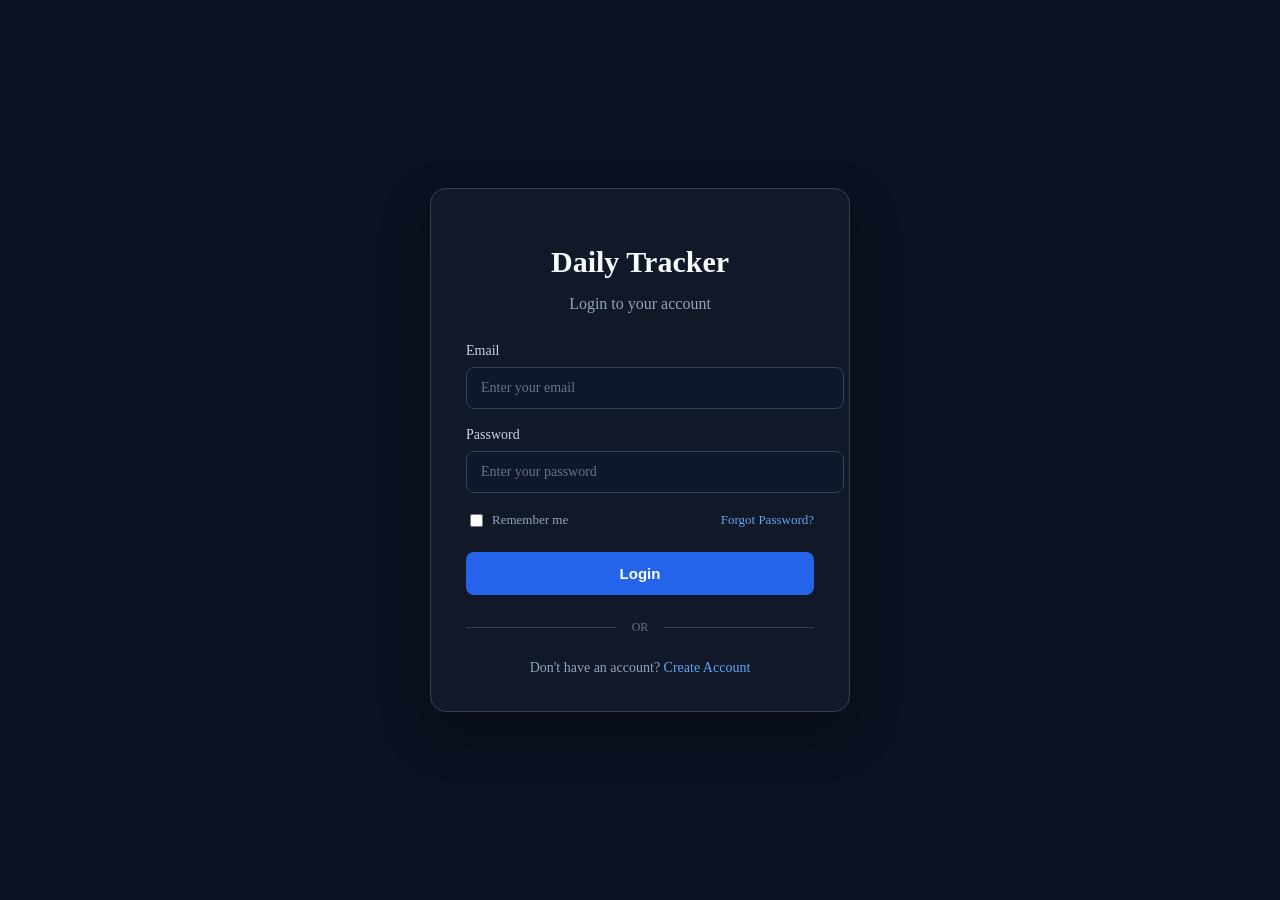
<file: 01_Daily_Tracker/frontend/study.html>
<!DOCTYPE html>
<html lang="en">

<head>
    <meta charset="UTF-8">
    <meta name="viewport" content="width=device-width, initial-scale=1.0">

    <title>Study - Daily Tracker</title>

    <link rel="stylesheet" href="css/style.css">
    <link rel="stylesheet" href="css/study-page.css">
    <link rel="stylesheet" href="css/common.css">
</head>

<body>

    <div class="dashboard">

        <!-- Sidebar -->

        <aside class="sidebar">

            <div class="logo">
                <span data-i18n="appName">Daily Tracker</span>
            </div>

            <nav>

                <a href="dashboard.html">
                    <span>🏠</span>
                    <span data-i18n="dashboard">Dashboard</span>
                </a>

                <a href="tasks.html">
                    <span>✅</span>
                    <span data-i18n="tasks">Tasks</span>
                </a>

                <a href="goals.html">
                    <span>🎯</span>
                    <span data-i18n="goals">Goals</span>
                </a>

                <a href="study.html" class="active">
                    <span>📚</span>
                    <span data-i18n="study">Study</span>
                </a>

                <a href="journal.html">
                    <span>📝</span>
                    <span data-i18n="journal">Journal</span>
                </a>

                <a href="calendar.html">
                    <span>📅</span>
                    <span data-i18n="calendar">Calendar</span>
                </a>

                <a href="statistics.html">
                    <span>📈</span>
                    <span data-i18n="statistics">Statistics</span>
                </a>

            </nav>

            <div class="sidebar-bottom">

                <a href="settings.html">
                    <span>⚙️</span>
                    <span data-i18n="settings">Settings</span>
                </a>

                <a href="login.html">
                    <span>🚪</span>
                    <span data-i18n="logout">Logout</span>
                </a>

            </div>

        </aside>


        <!-- Main Content -->

        <main class="main-content">

            <!-- Topbar -->

            <header class="topbar">

                <div>

                    <h1 data-i18n="studyTitle">
                        Study 📚
                    </h1>

                    <p data-i18n="studyDescription">
                        Track your study sessions and time.
                    </p>

                </div>

                <div class="date">

                    <div id="currentDate"></div>
                    <div id="currentTime"></div>

                </div>

            </header>


            <!-- Summary Cards -->

            <section class="summary-cards">

                <div class="card">

                    <h3 data-i18n="todaysStudy">
                        Today's Study
                    </h3>

                    <p class="number" id="todayStudyTime">
                        0m
                    </p>

                    <span data-i18n="totalTime">
                        Total time
                    </span>

                </div>


                <div class="card">

                    <h3 data-i18n="sessions">
                        Sessions
                    </h3>

                    <p class="number" id="todaySessions">
                        0
                    </p>

                    <span data-i18n="today">
                        Today
                    </span>

                </div>


                <div class="card">

                    <h3 data-i18n="subjects">
                        Subjects
                    </h3>

                    <p class="number" id="totalSubjects">
                        0
                    </p>

                    <span data-i18n="studied">
                        Studied
                    </span>

                </div>


                <div class="card">

                    <h3 data-i18n="totalStudy">
                        Total Study
                    </h3>

                    <p class="number" id="totalStudyTime">
                        0m
                    </p>

                    <span data-i18n="allSessions">
                        All sessions
                    </span>

                </div>

            </section>


            <!-- Study Section -->

            <section class="dashboard-section">

                <div class="section-header">

                    <div>

                        <h2 data-i18n="studySessions">
                            Study Sessions
                        </h2>

                        <p data-i18n="studySessionsDescription">
                            Record and manage your study time.
                        </p>

                    </div>

                    <button
                        id="openStudyModal"
                        data-i18n="addSession"
                    >
                        + Add Session
                    </button>

                </div>


                <!-- Filters -->

                <div class="study-filters">

                    <button
                        class="filter-btn active"
                        data-filter="today"
                        data-i18n="today"
                    >
                        Today
                    </button>

                    <button
                        class="filter-btn"
                        data-filter="all"
                        data-i18n="allSessions"
                    >
                        All Sessions
                    </button>

                </div>


                <!-- Study List -->

                <div
                    class="study-list"
                    id="studyList"
                >

                    <div class="empty-state">

                        <div class="empty-icon">
                            📚
                        </div>

                        <h3 data-i18n="noStudySessions">
                            No study sessions yet
                        </h3>

                        <p data-i18n="noStudySessionsDescription">
                            Add your first study session to start tracking.
                        </p>

                    </div>

                </div>

            </section>

        </main>

    </div>


    <!-- Add / Edit Study Modal -->

    <div
        class="study-modal"
        id="studyModal"
    >

        <div class="study-modal-box">

            <div class="study-modal-header">

                <h2
                    id="studyModalTitle"
                    data-i18n="addStudySession"
                >
                    Add Study Session
                </h2>

                <button
                    type="button"
                    id="closeStudyModal"
                >
                    ×
                </button>

            </div>


            <form id="studyForm">

                <div class="input-group">

                    <label
                        for="studySubject"
                        data-i18n="subject"
                    >
                        Subject
                    </label>

                    <input
                        type="text"
                        id="studySubject"
                        placeholder="e.g. C++, Python, DSA"
                        data-i18n-placeholder="subjectPlaceholder"
                        required
                    >

                </div>


                <div class="input-group">

                    <label
                        for="studyDuration"
                        data-i18n="durationMinutes"
                    >
                        Duration (minutes)
                    </label>

                    <input
                        type="number"
                        id="studyDuration"
                        placeholder="e.g. 60"
                        data-i18n-placeholder="durationPlaceholder"
                        min="1"
                        required
                    >

                </div>


                <div class="input-group">

                    <label
                        for="studyDate"
                        data-i18n="date"
                    >
                        Date
                    </label>

                    <input
                        type="date"
                        id="studyDate"
                        required
                    >

                </div>


                <div class="study-modal-actions">

                    <button
                        type="button"
                        id="cancelStudy"
                        data-i18n="cancel"
                    >
                        Cancel
                    </button>

                    <button
                        type="submit"
                        data-i18n="saveSession"
                    >
                        Save Session
                    </button>

                </div>

            </form>

        </div>

    </div>


    <!-- JavaScript -->

    <script src="js/theme.js"></script>
    <script src="js/study-page.js"></script>
    <script src="js/language.js"></script>

</body>

</html>
</file>
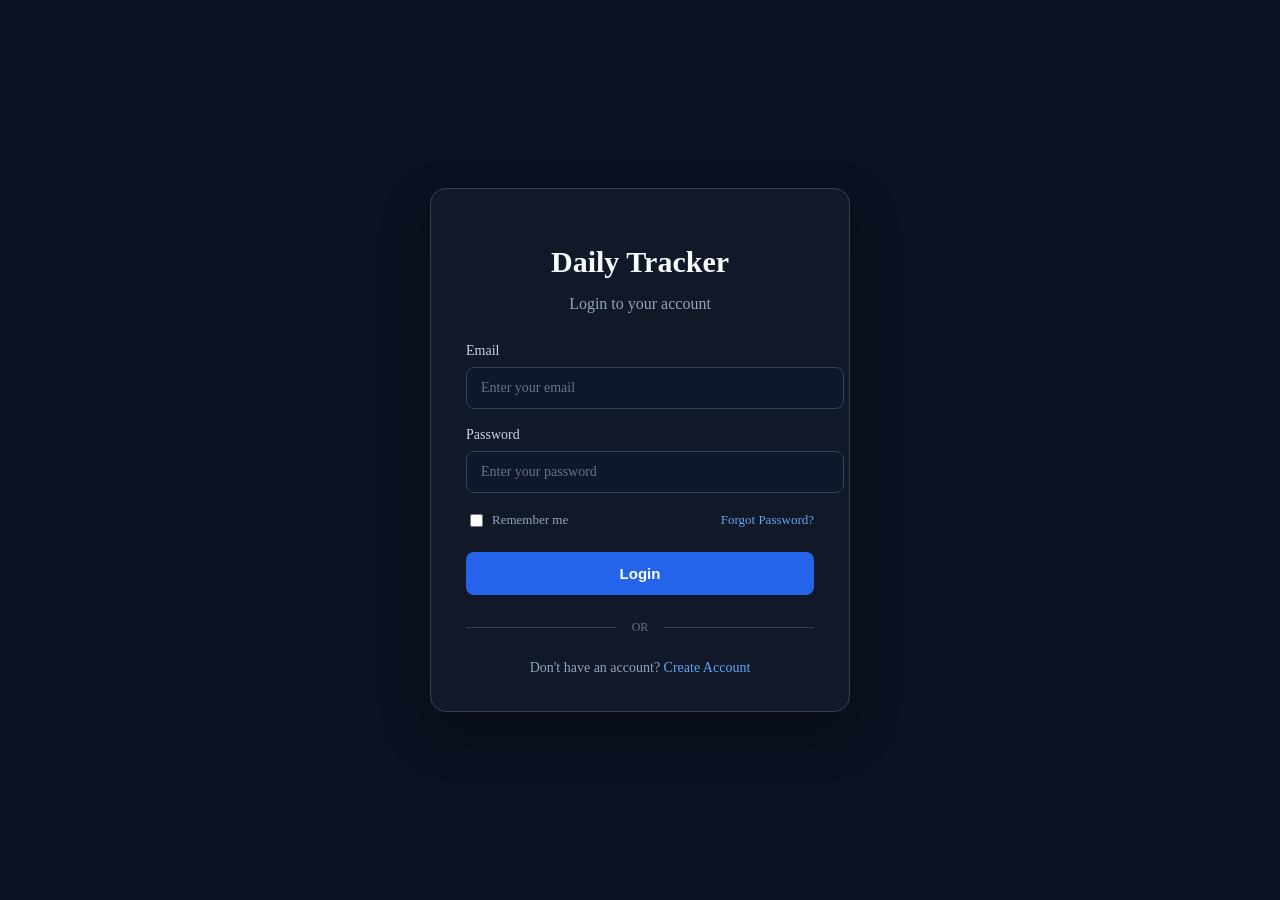
<file: 01_Daily_Tracker/frontend/tasks.html>
<!DOCTYPE html>

<html lang="en">

<head>

    <meta charset="UTF-8">

    <meta
        name="viewport"
        content="width=device-width, initial-scale=1.0"
    >

    <title>Tasks - Daily Tracker</title>

    <link
        rel="stylesheet"
        href="css/tasks.css"
    >

    <link
        rel="stylesheet"
        href="css/common.css"
    >

    <link
        rel="stylesheet"
        href="css/style.css"
    >

</head>

<body>

    <div class="tasks-page">


        <!-- Sidebar -->

        <aside class="sidebar">

            <div
                class="logo"
                data-i18n="appName"
            >
                Daily Tracker
            </div>


            <nav>

                <a href="dashboard.html">

                    <span>🏠</span>

                    <span data-i18n="dashboard">
                        Dashboard
                    </span>

                </a>


                <a
                    href="tasks.html"
                    class="active"
                >

                    <span>✅</span>

                    <span data-i18n="tasks">
                        Tasks
                    </span>

                </a>


                <a href="goals.html">

                    <span>🎯</span>

                    <span data-i18n="goals">
                        Goals
                    </span>

                </a>


                <a href="study.html">

                    <span>📚</span>

                    <span data-i18n="study">
                        Study
                    </span>

                </a>


                <a href="journal.html">

                    <span>📝</span>

                    <span data-i18n="journal">
                        Journal
                    </span>

                </a>


                <a href="calendar.html">

                    <span>📅</span>

                    <span data-i18n="calendar">
                        Calendar
                    </span>

                </a>


                <a href="statistics.html">

                    <span>📈</span>

                    <span data-i18n="statistics">
                        Statistics
                    </span>

                </a>

            </nav>


            <div class="sidebar-bottom">

                <a href="settings.html">

                    <span>⚙️</span>

                    <span data-i18n="settings">
                        Settings
                    </span>

                </a>


                <a href="login.html">

                    <span>🚪</span>

                    <span data-i18n="logout">
                        Logout
                    </span>

                </a>

            </div>

        </aside>


        <!-- Main Content -->

        <main class="main-content">


            <!-- Topbar -->

            <header class="topbar">

                <div>

                    <h1 data-i18n="myTasks">
                        My Tasks
                    </h1>

                    <p data-i18n="tasksDescription">
                        Manage your daily tasks and stay productive.
                    </p>

                </div>


                <div class="date">

                    <div id="currentDate"></div>

                    <div id="currentTime"></div>

                </div>

            </header>


            <!-- Task Summary -->

            <section class="task-summary">


                <div class="summary-card">

                    <span data-i18n="totalTasks">
                        Total Tasks
                    </span>

                    <strong id="totalTasks">
                        0
                    </strong>

                </div>


                <div class="summary-card">

                    <span data-i18n="completed">
                        Completed
                    </span>

                    <strong id="completedTasks">
                        0
                    </strong>

                </div>


                <div class="summary-card">

                    <span data-i18n="pending">
                        Pending
                    </span>

                    <strong id="pendingTasks">
                        0
                    </strong>

                </div>


                <div class="summary-card">

                    <span data-i18n="progress">
                        Progress
                    </span>

                    <strong id="taskProgressText">
                        0%
                    </strong>

                </div>

            </section>


            <!-- Task Section -->

            <section class="tasks-section">


                <div class="tasks-header">

                    <div>

                        <h2 data-i18n="todaysTasks">
                            Today's Tasks
                        </h2>

                        <p data-i18n="tasksProgressDescription">
                            Complete your tasks to improve your progress.
                        </p>

                    </div>


                    <button
                        type="button"
                        id="openTaskModal"
                        data-i18n="addTask"
                    >
                        + Add Task
                    </button>

                </div>


                <!-- Progress -->

                <div class="progress-container">

                    <div class="progress-info">

                        <span data-i18n="todaysProgress">
                            Today's Progress
                        </span>

                        <strong id="progressPercent">
                            0%
                        </strong>

                    </div>


                    <div class="progress-bar">

                        <div
                            class="progress"
                            id="taskProgress"
                        ></div>

                    </div>

                </div>


                <!-- Filters -->

                <div class="task-controls">

                    <button
                        class="filter-btn active"
                        data-filter="all"
                        data-i18n="all"
                    >
                        All
                    </button>


                    <button
                        class="filter-btn"
                        data-filter="pending"
                        data-i18n="pending"
                    >
                        Pending
                    </button>


                    <button
                        class="filter-btn"
                        data-filter="completed"
                        data-i18n="completed"
                    >
                        Completed
                    </button>

                </div>


                <!-- Task List -->

                <div
                    class="task-list"
                    id="taskList"
                >
                    <!-- Tasks will appear here -->
                </div>


                <!-- Empty State -->

                <div
                    class="empty-state"
                    id="emptyState"
                >

                    <div class="empty-icon">
                        ✓
                    </div>

                    <h3 data-i18n="noTasks">
                        No tasks yet
                    </h3>

                    <p data-i18n="noTasksDescription">
                        Add your first task to get started.
                    </p>

                </div>

            </section>

        </main>

    </div>


    <!-- Add Task Modal -->

    <div
        class="task-modal"
        id="taskModal"
    >

        <div class="task-modal-box">


            <div class="task-modal-header">

                <h2 data-i18n="addNewTask">
                    Add New Task
                </h2>


                <button
                    type="button"
                    id="closeTaskModal"
                >
                    ×
                </button>

            </div>


            <form id="taskForm">


                <div class="input-group">

                    <label
                        for="taskName"
                        data-i18n="taskName"
                    >
                        Task Name
                    </label>


                    <input
                        type="text"
                        id="taskName"
                        placeholder="Enter task name"
                        data-i18n-placeholder="taskNamePlaceholder"
                        required
                    >

                </div>


                <div class="input-group">

                    <label
                        for="taskPriority"
                        data-i18n="priority"
                    >
                        Priority
                    </label>


                    <select id="taskPriority">

                        <option
                            value="Low"
                            data-i18n="low"
                        >
                            Low
                        </option>


                        <option
                            value="Medium"
                            selected
                            data-i18n="medium"
                        >
                            Medium
                        </option>


                        <option
                            value="High"
                            data-i18n="high"
                        >
                            High
                        </option>

                    </select>

                </div>


                <div class="input-group">

                    <label
                        for="taskDueTime"
                        data-i18n="dueTime"
                    >
                        Due Time
                    </label>


                    <input
                        type="time"
                        id="taskDueTime"
                    >

                </div>


                <div class="input-group">

                    <label
                        for="taskDate"
                        data-i18n="taskDate"
                    >
                        Task Date
                    </label>


                    <input
                        type="date"
                        id="taskDate"
                        required
                    >

                </div>


                <div class="task-modal-actions">


                    <button
                        type="button"
                        id="cancelTask"
                        data-i18n="cancel"
                    >
                        Cancel
                    </button>


                    <button
                        type="submit"
                        data-i18n="addTaskButton"
                    >
                        Add Task
                    </button>

                </div>

            </form>

        </div>

    </div>


    <!-- Edit Task Modal -->

    <div
        class="task-modal"
        id="editTaskModal"
    >

        <div class="task-modal-box">


            <div class="task-modal-header">

                <h2 data-i18n="editTask">
                    Edit Task
                </h2>


                <button
                    type="button"
                    id="closeEditTaskModal"
                >
                    ×
                </button>

            </div>


            <form id="editTaskForm">


                <div class="input-group">

                    <label
                        for="editTaskName"
                        data-i18n="taskName"
                    >
                        Task Name
                    </label>


                    <input
                        type="text"
                        id="editTaskName"
                        placeholder="Enter task name"
                        data-i18n-placeholder="taskNamePlaceholder"
                        required
                    >

                </div>


                <div class="input-group">

                    <label
                        for="editTaskPriority"
                        data-i18n="priority"
                    >
                        Priority
                    </label>


                    <select id="editTaskPriority">

                        <option
                            value="Low"
                            data-i18n="low"
                        >
                            Low
                        </option>


                        <option
                            value="Medium"
                            selected
                            data-i18n="medium"
                        >
                            Medium
                        </option>


                        <option
                            value="High"
                            data-i18n="high"
                        >
                            High
                        </option>

                    </select>

                </div>


                <div class="input-group">

                    <label
                        for="editTaskDueTime"
                        data-i18n="dueTime"
                    >
                        Due Time
                    </label>


                    <input
                        type="time"
                        id="editTaskDueTime"
                    >

                </div>


                <div class="input-group">

                    <label
                        for="editTaskDate"
                        data-i18n="taskDate"
                    >
                        Task Date
                    </label>


                    <input
                        type="date"
                        id="editTaskDate"
                        required
                    >

                </div>


                <div class="task-modal-actions">


                    <button
                        type="button"
                        id="cancelEditTask"
                        data-i18n="cancel"
                    >
                        Cancel
                    </button>


                    <button
                        type="submit"
                        data-i18n="saveChanges"
                    >
                        Save Changes
                    </button>

                </div>

            </form>

        </div>

    </div>


    <!-- JavaScript -->

    <script src="js/theme.js"></script>

    <script src="js/tasks-page.js"></script>

    <script src="js/language.js"></script>


</body>

</html>
</file>
<file: 01_Daily_Tracker/frontend/css/calendar.css>
/* ================================
   Calendar Page
================================ */

* {
    box-sizing: border-box;
}

body {
    margin: 0;
    background: var(--bg-main);
    color: var(--text-main);
    font-family: Arial, sans-serif;
}


/* ================================
   Layout
================================ */

.dashboard {
    display: flex;
    min-height: 100vh;
}


/* ================================
   Sidebar
================================ */

.sidebar {
    position: fixed;
    top: 0;
    left: 0;

    width: 250px;
    height: 100vh;

    display: flex;
    flex-direction: column;

    background: var(--bg-sidebar);
    border-right: 1px solid var(--border-main);

    z-index: 100;
}

.logo {
    padding: 25px 22px;

    font-size: 21px;
    font-weight: bold;

    color: var(--text-main);

    border-bottom: 1px solid var(--border-main);
}

.sidebar nav {
    display: flex;
    flex-direction: column;

    gap: 5px;

    padding: 20px 12px;
}

.sidebar nav a,
.sidebar-bottom a {
    display: flex;
    align-items: center;

    width: 100%;

    padding: 12px 14px;

    color: var(--text-secondary);
    text-decoration: none;

    border-radius: 8px;

    font-size: 14px;

    transition: 0.2s;
}

.sidebar nav a:hover,
.sidebar-bottom a:hover {
    background: var(--bg-card-secondary);
    color: var(--text-main);
}

.sidebar nav a.active {
    background: var(--primary);
    color: #ffffff;
}

.sidebar-bottom {
    margin-top: auto;

    display: flex;
    flex-direction: column;

    gap: 5px;

    padding: 12px;
}


/* ================================
   Main Content
================================ */

.main-content {
    width: calc(100% - 250px);

    margin-left: 250px;

    padding: 30px;

    min-height: 100vh;
}


/* ================================
   Topbar
================================ */

.topbar {
    display: flex;

    justify-content: space-between;
    align-items: center;

    margin-bottom: 30px;
}

.topbar h1 {
    margin: 0 0 6px;

    font-size: 28px;

    color: var(--text-main) !important;
}

.topbar p {
    margin: 0;

    color: var(--text-secondary) !important;

    font-size: 14px;
}

.date {
    text-align: right;

    color: var(--text-secondary) !important;

    font-size: 14px;
}

#currentTime {
    margin-top: 4px;

    color: var(--text-main) !important;
}


/* ================================
   Calendar Section
================================ */

.calendar-section,
.selected-date-section {
    background: var(--bg-card);

    border: 1px solid var(--border-main);

    border-radius: 14px;

    padding: 24px;

    margin-bottom: 30px;
}

.calendar-header {
    display: flex;

    justify-content: space-between;
    align-items: center;

    margin-bottom: 25px;
}

.calendar-header h2 {
    margin: 0;

    font-size: 21px;

    color: var(--text-main);
}

.calendar-header button {
    width: 40px;
    height: 40px;

    border: 1px solid var(--border-light);

    background: var(--bg-input);

    color: var(--text-main);

    border-radius: 8px;

    font-size: 20px;

    cursor: pointer;

    transition: 0.2s;
}

.calendar-header button:hover {
    background: var(--bg-card-secondary);

    transform: translateY(-1px);
}


/* ================================
   Weekdays
================================ */

.calendar-weekdays {
    display: grid;

    grid-template-columns: repeat(7, 1fr);

    gap: 8px;

    margin-bottom: 8px;
}

.calendar-weekdays div {
    padding: 10px;

    text-align: center;

    color: var(--text-muted);

    font-size: 12px;
    font-weight: bold;
}


/* ================================
   Calendar Grid
================================ */

.calendar-grid {
    display: grid;

    grid-template-columns: repeat(7, 1fr);

    gap: 8px;
}

.calendar-day {
    position: relative;

    min-height: 95px;

    padding: 10px;

    background: var(--bg-card-secondary);

    border: 1px solid var(--border-main);

    border-radius: 9px;

    cursor: pointer;

    transition: 0.2s;
}

.calendar-day:hover {
    border-color: var(--border-light);

    background: var(--bg-card);

}

.calendar-day.empty {
    background: transparent;

    border: none;

    cursor: default;
}

.day-number {
    font-size: 14px;

    color: var(--text-light);
}

.calendar-day.today {
    border-color: var(--primary);

    box-shadow: 0 0 0 1px var(--primary);
}

.calendar-day.today .day-number {
    color: var(--primary-light);

    font-weight: bold;
}

.calendar-day.selected {
    background: var(--bg-card-secondary);

    border-color: var(--primary-light);
}


/* ================================
   Activity Indicators
================================ */

.activity-indicators {
    display: flex;

    flex-wrap: wrap;

    gap: 4px;

    margin-top: 12px;
}

.activity-dot {
    width: 7px;
    height: 7px;

    border-radius: 50%;
}

.task-dot {
    background: #22c55e;
}

.study-dot {
    background: #3b82f6;
}

.journal-dot {
    background: #a855f7;
}

.goal-dot {
    background: #f59e0b;
}


/* ================================
   Section Header
================================ */

.section-header {
    margin-bottom: 20px;
}

.section-header h2 {
    margin: 0 0 5px;

    font-size: 20px;

    color: var(--text-main);
}

.section-header p {
    margin: 0;

    color: var(--text-secondary);

    font-size: 13px;
}


/* ================================
   Activity List
================================ */

.activity-list {
    display: flex;

    flex-direction: column;

    gap: 12px;
}

.activity-item {
    display: flex;

    align-items: center;

    gap: 14px;

    padding: 15px;

    background: var(--bg-card-secondary);

    border: 1px solid var(--border-main);

    border-radius: 10px;
}

.activity-icon {
    width: 40px;
    height: 40px;

    display: flex;

    align-items: center;
    justify-content: center;

    background: var(--bg-card);

    border-radius: 8px;

    font-size: 18px;
}

.activity-info {
    flex: 1;
}

.activity-info h3 {
    margin: 0 0 4px;

    font-size: 14px;

    color: var(--text-main);
}

.activity-info p {
    margin: 0;

    color: var(--text-muted);

    font-size: 12px;
}


/* ================================
   Empty State
================================ */

.empty-state {
    text-align: center;

    padding: 50px 20px;

    color: var(--text-secondary);
}

.empty-icon {
    margin-bottom: 15px;

    font-size: 45px;
}

.empty-state h3 {
    margin: 0 0 8px;

    color: var(--text-light);
}

.empty-state p {
    margin: 0;

    font-size: 14px;
}


/* ================================
   Graph Section
================================ */

.graph-section {
    background: var(--bg-card);

    border: 1px solid var(--border-main);

    border-radius: 14px;

    padding: 24px;

    margin-bottom: 30px;
}

.graph-header {
    display: flex;

    justify-content: space-between;
    align-items: flex-start;

    gap: 20px;

    margin-bottom: 20px;
}

.graph-header h2 {
    margin: 0 0 5px;

    font-size: 20px;

    color: var(--text-main);
}

.graph-header p {
    margin: 0;

    color: var(--text-secondary);

    font-size: 13px;
}


/* ================================
   Graph Controls
================================ */

.graph-controls {
    display: flex;

    align-items: center;

    gap: 10px;
}

.graph-controls label {
    color: var(--text-secondary);

    font-size: 12px;
}

.graph-controls select {
    min-width: 130px;

    padding: 9px 12px;

    background: var(--bg-input);

    border: 1px solid var(--border-light);

    border-radius: 8px;

    color: var(--text-main);

    outline: none;

    cursor: pointer;
}

.graph-controls select:focus {
    border-color: var(--primary);
}


/* ================================
   Graph Stats
================================ */

.graph-stats {
    display: grid;

    grid-template-columns: repeat(3, 1fr);

    gap: 15px;

    margin-bottom: 20px;
}

.graph-stat-card {
    padding: 15px;

    background: var(--bg-card-secondary);

    border: 1px solid var(--border-main);

    border-radius: 10px;
}

.graph-stat-card span {
    display: block;

    margin-bottom: 7px;

    color: var(--text-muted);

    font-size: 12px;
}

.graph-stat-card strong {
    display: block;

    color: var(--text-main);

    font-size: 21px;
}


/* ================================
   Graph Cards
================================ */

.graphs-grid {
    display: grid;

    grid-template-columns: repeat(3, 1fr);

    gap: 20px;
}

.graph-card {
    position: relative;

    background: var(--bg-card-secondary);

    border: 1px solid var(--border-main);

    border-radius: 12px;

    padding: 20px;

    overflow: hidden;
}

.graph-card h3 {
    margin: 0 0 6px;

    font-size: 16px;

    color: var(--text-main);
}

.graph-card p {
    margin: 0 0 18px;

    color: var(--text-muted);

    font-size: 12px;
}

.chart-wrapper {
    position: relative;

    width: 100%;

    height: 220px;
}

.chart-wrapper canvas {
    display: block;

    width: 100%;
    height: 100%;
}


/* ================================
   Responsive
================================ */

@media (max-width: 1100px) {

    .graphs-grid {
        grid-template-columns: 1fr 1fr;
    }

}

@media (max-width: 900px) {

    .sidebar {
        width: 220px;
    }

    .main-content {
        width: calc(100% - 220px);

        margin-left: 220px;

        padding: 20px;
    }

    .calendar-day {
        min-height: 80px;
    }

}

@media (max-width: 700px) {

    .graphs-grid {
        grid-template-columns: 1fr;
    }

    .graph-stats {
        grid-template-columns: 1fr;
    }

    .graph-header {
        flex-direction: column;
    }

    .graph-controls {
        width: 100%;
        justify-content: space-between;
    }

    .graph-controls select {
        flex: 1;
    }

}

@media (max-width: 650px) {

    .sidebar {
        position: relative;

        width: 100%;

        height: auto;
    }

    .main-content {
        width: 100%;

        margin-left: 0;

        padding: 20px;
    }

    .dashboard {
        display: block;
    }

    .topbar {
        flex-direction: column;

        align-items: flex-start;

        gap: 15px;
    }

    .date {
        text-align: left;
    }

    .calendar-grid,
    .calendar-weekdays {
        gap: 4px;
    }

    .calendar-day {
        min-height: 60px;

        padding: 6px;
    }

    .day-number {
        font-size: 12px;
    }

    .activity-indicators {
        margin-top: 7px;
    }

}
</file>
<file: 01_Daily_Tracker/frontend/css/common.css>
/* =================================
   Daily Tracker - Common Layout
================================= */

* {
    box-sizing: border-box;
}

body {
    margin: 0;
    font-family: Arial, sans-serif;
}

/* =================================
   Main Layout
================================= */

.dashboard,
.tasks-page {
    min-height: 100vh;
}

/* =================================
   Common Sidebar
================================= */

.sidebar {
    
    height: 100vh;
    flex-shrink: 0;
}

/* =================================
   Common Main Content
================================= */

.main-content {
    
    padding: 30px !important;
    min-height: 100vh;
}

/* =================================
   Common Topbar
================================= */

.topbar {
    margin-bottom: 30px;
}

.topbar h1 {
    margin: 0 0 6px;
    font-size: 28px;
}

.topbar p {
    margin: 0;
    font-size: 14px;
}

/* =================================
   Common Date
================================= */

.date {
    font-size: 14px;
}

/* =================================
   Common Sections
================================= */

.dashboard-section,
.tasks-section,
.settings-section,
.calendar-section,
.statistics-section {
    border-radius: 14px;
}

/* =================================
   Common Section Header
================================= */

.section-header h2 {
    font-size: 20px;
}

/* =================================
   Common Summary Cards
================================= */

.summary-cards,
.task-summary {
    gap: 20px;
}

/* =================================
   Tablet
================================= */

@media (max-width: 700px) {

    .sidebar {
        width: 220px !important;
    }

    .main-content {
        width: calc(100% - 220px) !important;
        margin-left: 220px !important;
        padding: 20px !important;
    }

    .topbar {
        flex-direction: column;
        align-items: flex-start;
        gap: 15px;
    }

    .date {
        text-align: left;
    }
}

/* =================================
   Mobile
================================= */

@media (max-width: 550px) {

    .dashboard,
    .tasks-page {
        display: block;
    }

    .sidebar {
        position: relative !important;
        width: 100% !important;
        height: auto !important;
    }

    .main-content {
        width: 100% !important;
        margin-left: 0 !important;
        padding: 20px !important;
    }

    .sidebar-bottom {
        margin-top: 10px;
    }

    .setting-row {
        flex-direction: column;
        align-items: flex-start;
    }

    .setting-row select {
        width: 100%;
    }
}
</file>
<file: 01_Daily_Tracker/frontend/css/style.css>
/* =================================
   DAILY TRACKER - GLOBAL THEME
================================= */

:root {
    /* Dark Theme */
    --bg-main: #0b1120;
    --bg-sidebar: #0f172a;
    --bg-card: #111827;
    --bg-card-secondary: #1e293b;
    --bg-input: #0f172a;

    --border-main: #1e293b;
    --border-light: #334155;

    --text-main: #f8fafc;
    --text-secondary: #94a3b8;
    --text-muted: #64748b;
    --text-light: #cbd5e1;

    --primary: #2563eb;
    --primary-hover: #1d4ed8;
    --primary-light: #60a5fa;

    --danger-bg: #450a0a;
    --danger-border: #7f1d1d;
    --danger-text: #fca5a5;
}


/* =================================
   LIGHT THEME
================================= */

body.light-theme {
    --bg-main: #f1f5f9;
    --bg-sidebar: #ffffff;
    --bg-card: #ffffff;
    --bg-card-secondary: #f8fafc;
    --bg-input: #f8fafc;

    --border-main: #cbd5e1;
    --border-light: #cbd5e1;

    --text-main: #0f172a;
    --text-secondary: #475569;
    --text-muted: #64748b;
    --text-light: #334155;

    --primary: #2563eb;
    --primary-hover: #1d4ed8;
    --primary-light: #3b82f6;

    --danger-bg: #fef2f2;
    --danger-border: #fecaca;
    --danger-text: #dc2626;
}


/* =================================
   GLOBAL BODY
================================= */

body {
    background: var(--bg-main);
    color: var(--text-main);
    transition:
        background 0.2s ease,
        color 0.2s ease;
}


/* =================================
   COMMON ELEMENTS
================================= */

.sidebar {
    background: var(--bg-sidebar);
    border-color: var(--border-main);
}

.logo {
    color: var(--text-main);
}

.sidebar a {
    color: var(--text-secondary);
}

.sidebar a:hover {
    background: var(--bg-card-secondary);
    color: var(--text-main);
}

.sidebar a.active {
    background: var(--primary);
    color: #ffffff;
}

.main-content {
    color: var(--text-main);
}

.topbar h1,
.topbar h2 {
    color: var(--text-main);
}

.topbar p,
.date {
    color: var(--text-secondary);
}


/* =================================
   COMMON CARDS / SECTIONS
================================= */

.card,
.summary-card,
.dashboard-section,
.tasks-section,
.settings-section,
.calendar-section,
.selected-date-section,
.statistics-section,
.graph-section,
.goal-modal-box,
.study-modal-box,
.journal-modal-box,
.task-modal-box {
    background: var(--bg-card);
    border-color: var(--border-main);
}


/* =================================
   COMMON SECONDARY BACKGROUNDS
================================= */

.task-item,
.goal-item,
.study-item,
.journal-entry,
.calendar-day,
.activity-item,
.weekly-card,
.monthly-card,
.graph-card,
.graph-stat-card,
.setting-row {
    background: var(--bg-card-secondary);
    border-color: var(--border-main);
}


/* =================================
   COMMON TEXT
================================= */

.card h3,
.summary-card span,
.section-header p,
.goal-deadline,
.study-date,
.journal-entry-meta,
.empty-state,
.date {
    color: var(--text-secondary);
}

.empty-state h3 {
    color: var(--text-light);
}


/* =================================
   COMMON INPUTS
================================= */

input,
select,
textarea {
    background: var(--bg-input);
    color: var(--text-main);
    border-color: var(--border-light);
}

input::placeholder,
textarea::placeholder {
    color: var(--text-muted);
}

input:focus,
select:focus,
textarea:focus {
    border-color: var(--primary);
}


/* =================================
   COMMON BUTTONS
================================= */

.primary-btn,
.section-header button {
    background: var(--primary);
    color: #ffffff;
}

.primary-btn:hover,
.section-header button:hover {
    background: var(--primary-hover);
}


/* =================================
   COMMON FILTER BUTTON
================================= */

.filter-btn {
    background: var(--bg-input);
    color: var(--text-secondary);
    border-color: var(--border-main);
}

.filter-btn:hover {
    background: var(--bg-card);
    color: var(--text-main);
}

.filter-btn.active {
    background: var(--primary);
    border-color: var(--primary);
    color: #ffffff;
}


/* =================================
   COMMON MODAL
================================= */

.task-modal,
.goal-modal,
.study-modal,
.journal-modal {
    background: rgba(0, 0, 0, 0.65);
}


/* =================================
   COMMON BORDER
================================= */

.task-controls,
.task-item,
.goal-item,
.study-item,
.journal-entry,
.activity-item {
    border-color: var(--border-main);
}
</file>
<file: 01_Daily_Tracker/frontend/css/dashboard.css>
/* =================================
   Daily Tracker - Dashboard
================================= */

* {
    box-sizing: border-box;
}

body {
    margin: 0;
    font-family: Arial, sans-serif;
    background: var(--bg-main);
    color: var(--text-main);
    overflow-x: hidden;
}

/* =================================
   Main Layout
================================= */

.dashboard {
    display: flex;
    min-height: 100vh;
}

/* =================================
   Sidebar
================================= */

.sidebar {
    width: 240px;
    min-height: 100vh;
    flex-shrink: 0;
    background: var(--bg-sidebar);
    border-right: 1px solid var(--border-main);
    padding: 25px 15px;
    position: sticky;
    top: 0;
    box-shadow: 4px 0 20px rgba(0, 0, 0, 0.12);
}

.logo {
    font-size: 22px;
    font-weight: bold;
    text-align: center;
    margin-bottom: 30px;
    color: var(--text-main);
}

.sidebar nav,
.sidebar-bottom {
    display: flex;
    flex-direction: column;
    gap: 7px;
}

.sidebar a {
    display: flex;
    align-items: center;
    gap: 10px;
    padding: 12px 13px;
    color: var(--text-secondary);
    text-decoration: none;
    border-radius: 10px;
    font-size: 14px;
    transition:
        background 0.2s ease,
        color 0.2s ease,
        transform 0.2s ease;
}

.sidebar a:hover {
    background: var(--bg-card-secondary);
    color: var(--text-main);
    transform: translateX(2px);
}

.sidebar a.active {
    background: linear-gradient(
        135deg,
        var(--primary),
        var(--primary-hover)
    );
    color: #ffffff;
}

.sidebar-bottom {
    margin-top: 30px;
}

/* =================================
   Main Content
================================= */

.main-content {
    flex: 1;
    width: 100%;
    min-width: 0;
    max-width: 1450px;
    padding: 35px;
}

/* =================================
   Topbar
================================= */

.topbar {
    display: flex;
    justify-content: space-between;
    align-items: center;
    gap: 20px;
    margin-bottom: 30px;
}

.topbar h1 {
    margin: 0;
    font-size: 28px;
    color: var(--text-main);
}

.topbar p {
    margin: 6px 0 0;
    color: var(--text-secondary);
    font-size: 14px;
}

.topbar-right {
    display: flex;
    align-items: center;
    gap: 10px;
}

/* =================================
   Streak
================================= */

.streak-mini {
    display: flex;
    align-items: center;
    gap: 8px;
    padding: 9px 12px;
    background: var(--bg-card);
    border: 1px solid var(--border-main);
    border-radius: 10px;
    white-space: nowrap;
    transition:
        background 0.2s ease,
        border-color 0.2s ease,
        transform 0.2s ease;
}

.streak-mini:hover {
    background: var(--bg-card-secondary);
    border-color: var(--border-light);
    transform: translateY(-1px);
}

.streak-icon {
    font-size: 18px;
}

.streak-mini strong {
    display: block;
    color: var(--text-main);
    font-size: 15px;
}

.streak-mini small {
    display: block;
    color: var(--text-secondary);
    font-size: 9px;
}

/* =================================
   Reminder
================================= */

.reminder-wrapper {
    position: relative;
}

.reminder-bell {
    position: relative;
    width: 42px;
    height: 42px;
    border: 1px solid var(--border-main);
    border-radius: 10px;
    background: var(--bg-card);
    color: var(--text-main);
    cursor: pointer;
    font-size: 17px;
    transition:
        background 0.2s ease,
        border-color 0.2s ease;
}

.reminder-bell:hover {
    background: var(--bg-card-secondary);
    border-color: var(--border-light);
}

.reminder-bell strong {
    position: absolute;
    top: -3px;
    right: -3px;
    min-width: 15px;
    height: 15px;
    padding: 0 3px;
    display: flex;
    align-items: center;
    justify-content: center;
    background: var(--primary);
    border: 2px solid var(--bg-main);
    border-radius: 50%;
    color: #ffffff;
    font-size: 8px;
    font-weight: 600;
    line-height: 1;
}

.reminder-dropdown {
    display: none;
    position: absolute;
    top: 52px;
    right: 0;
    width: 310px;
    max-width: calc(100vw - 30px);
    background: var(--bg-card);
    border: 1px solid var(--border-main);
    border-radius: 14px;
    padding: 15px;
    z-index: 100;
    box-shadow: 0 15px 35px rgba(0, 0, 0, 0.25);
}

.reminder-dropdown.show {
    display: block;
}

.reminder-dropdown-header {
    display: flex;
    justify-content: space-between;
    align-items: center;
    gap: 10px;
    margin-bottom: 15px;
}

.reminder-dropdown-header h3 {
    margin: 0;
    color: var(--text-main);
    font-size: 16px;
}

.reminder-dropdown-header small {
    color: var(--text-secondary);
    font-size: 11px;
}

.add-reminder-button {
    width: 32px;
    height: 32px;
    border: 0;
    border-radius: 8px;
    background: var(--primary);
    color: #ffffff;
    font-size: 20px;
    cursor: pointer;
}

.add-reminder-button:hover {
    background: var(--primary-hover);
}

.reminder-list {
    max-height: 280px;
    overflow-y: auto;
}

.reminder-list::-webkit-scrollbar {
    width: 5px;
}

.reminder-list::-webkit-scrollbar-track {
    background: transparent;
}

.reminder-list::-webkit-scrollbar-thumb {
    background: var(--border-light);
    border-radius: 10px;
}

.reminder-item {
    display: flex;
    align-items: center;
    justify-content: space-between;
    gap: 10px;
    padding: 12px 10px;
    background: var(--bg-card-secondary);
    border: 1px solid var(--border-main);
    border-radius: 9px;
    margin-bottom: 7px;
}

.reminder-item:last-child {
    margin-bottom: 0;
}

.reminder-item:hover {
    background: var(--bg-card);
    border-color: var(--border-light);
}

.reminder-item-info {
    flex: 1;
    min-width: 0;
}

.reminder-item-text {
    color: var(--text-main);
    font-size: 13px;
    font-weight: 500;
    word-break: break-word;
    line-height: 1.4;
}

.reminder-item-time {
    margin-top: 5px;
    color: var(--text-secondary);
    font-size: 11px;
}

.delete-reminder {
    width: 30px;
    height: 30px;
    flex-shrink: 0;
    display: flex;
    align-items: center;
    justify-content: center;
    padding: 0;
    background: var(--danger-bg);
    border: 1px solid var(--danger-border);
    border-radius: 7px;
    color: var(--danger-text);
    font-size: 13px;
    cursor: pointer;
}

.delete-reminder:hover {
    opacity: 0.85;
}

.no-reminders {
    padding: 20px 5px;
    text-align: center;
    color: var(--text-secondary);
    font-size: 13px;
}

/* =================================
   Date & Time
================================= */

.date-time-card {
    min-width: 150px;
    padding: 9px 12px;
    background: var(--bg-card);
    border: 1px solid var(--border-main);
    border-radius: 10px;
    text-align: right;
}

.date-label {
    display: block;
    color: var(--text-muted);
    font-size: 9px;
    letter-spacing: 1px;
    margin-bottom: 2px;
}

.current-date {
    color: var(--text-secondary);
    font-size: 11px;
}

.current-time {
    margin-top: 2px;
    color: var(--text-main);
    font-size: 15px;
    font-weight: bold;
}

/* =================================
   Summary Cards
================================= */

.summary-cards {
    display: grid;
    grid-template-columns: repeat(3, 1fr);
    gap: 20px;
    margin-bottom: 25px;
}

.card {
    padding: 22px;
    background: var(--bg-card);
    border: 1px solid var(--border-main);
    border-radius: 14px;
    transition:
        transform 0.2s ease,
        border-color 0.2s ease;
}

.card:hover {
    transform: translateY(-2px);
    border-color: var(--border-light);
}

.card h3 {
    margin: 0 0 10px;
    color: var(--text-secondary);
    font-size: 14px;
}

.card .number {
    margin: 0 0 5px;
    color: var(--text-main);
    font-size: 27px;
    font-weight: bold;
}

.card span {
    color: var(--text-muted);
    font-size: 12px;
}

/* =================================
   Dashboard Sections
================================= */

.dashboard-section {
    margin-bottom: 25px;
    padding: 22px;
    background: var(--bg-card);
    border: 1px solid var(--border-main);
    border-radius: 14px;
}

.section-header {
    display: flex;
    justify-content: space-between;
    align-items: center;
    gap: 15px;
    margin-bottom: 18px;
}

.section-header h2 {
    margin: 0;
    color: var(--text-main);
    font-size: 20px;
}

.section-header button {
    padding: 9px 13px;
    border: 0;
    border-radius: 8px;
    background: var(--primary);
    color: #ffffff;
    cursor: pointer;
    font-size: 12px;
    white-space: nowrap;
}

.section-header button:hover {
    background: var(--primary-hover);
}

/* =================================
   Progress
================================= */

.progress-bar {
    width: 100%;
    height: 10px;
    overflow: hidden;
    background: var(--bg-input);
    border: 1px solid var(--border-main);
    border-radius: 20px;
}

.progress {
    width: 0;
    height: 100%;
    background: linear-gradient(
        90deg,
        var(--primary),
        var(--primary-light)
    );
    border-radius: 20px;
    transition: width 0.3s ease;
}

/* =================================
   Tasks
================================= */

.task-list {
    display: flex;
    flex-direction: column;
    gap: 10px;
}

.task {
    display: flex;
    align-items: center;
    gap: 12px;
    min-width: 0;
    padding: 13px;
    background: var(--bg-card-secondary);
    border: 1px solid var(--border-main);
    border-radius: 10px;
    transition:
        background 0.2s ease,
        border-color 0.2s ease;
}

.task:hover {
    background: var(--bg-card);
    border-color: var(--border-light);
}

.task input[type="checkbox"] {
    flex-shrink: 0;
    width: 17px;
    height: 17px;
    cursor: pointer;
    accent-color: var(--primary);
}

.task-info {
    flex: 1;
    min-width: 0;
}

.task-info span {
    display: block;
    color: var(--text-main);
    font-size: 14px;
    overflow-wrap: anywhere;
}

.task-info small {
    display: block;
    margin-top: 4px;
    color: var(--text-secondary);
    font-size: 11px;
}

.task.completed .task-info span {
    color: var(--text-muted);
    text-decoration: line-through;
}

/* =================================
   Task Actions
================================= */

.task-actions {
    display: flex;
    align-items: center;
    gap: 6px;
    flex-shrink: 0;
}

.task-actions button {
    border: 1px solid var(--border-main);
    border-radius: 7px;
    padding: 6px 10px;
    font-size: 12px;
    cursor: pointer;
    transition:
        background 0.2s ease,
        border-color 0.2s ease,
        transform 0.2s ease;
}

.task-actions button:hover {
    transform: translateY(-1px);
}

.edit-task {
    background: var(--bg-card-secondary);
    color: var(--primary-light);
    border-color: var(--border-light);
}

.edit-task:hover {
    background: var(--bg-card);
}

.delete-task {
    background: var(--danger-bg);
    color: var(--danger-text);
    border-color: var(--danger-border);
}

.delete-task:hover {
    opacity: 0.85;
}

/* =================================
   Bottom Grid
================================= */

.bottom-grid {
    display: grid;
    grid-template-columns: repeat(2, 1fr);
    gap: 25px;
}

.bottom-grid .dashboard-section {
    margin-bottom: 0;
}

/* =================================
   Study / Goals
================================= */

.study-info {
    display: flex;
    flex-direction: column;
    gap: 10px;
}

.study-info > div {
    display: flex;
    justify-content: space-between;
    align-items: center;
    gap: 15px;
    padding: 12px;
    background: var(--bg-card-secondary);
    border: 1px solid var(--border-main);
    border-radius: 9px;
}

.study-info > div:hover {
    background: var(--bg-card);
    border-color: var(--border-light);
}

.study-info span {
    min-width: 0;
    color: var(--text-secondary);
    font-size: 13px;
    overflow-wrap: anywhere;
}

.study-info strong {
    flex-shrink: 0;
    color: var(--text-main);
    font-size: 13px;
}

/* =================================
   Study Sessions
================================= */

.study-session {
    display: flex;
    align-items: center;
    justify-content: space-between;
    gap: 15px;
    padding: 14px 16px;
    background: var(--bg-card-secondary);
    border: 1px solid var(--border-main);
    border-radius: 10px;
}

.study-session:hover {
    background: var(--bg-card);
    border-color: var(--border-light);
}

.study-session-info {
    display: flex;
    flex-direction: column;
    gap: 5px;
    min-width: 0;
}

.study-session-info span {
    color: var(--text-main);
    font-size: 14px;
    font-weight: 600;
    word-break: break-word;
}

.study-session-info strong {
    color: var(--text-secondary);
    font-size: 12px;
    font-weight: 500;
}

.study-session-actions {
    display: flex;
    gap: 7px;
    flex-shrink: 0;
}

.study-session-actions button {
    padding: 6px 10px;
    border: 1px solid var(--border-light);
    border-radius: 7px;
    background: var(--bg-card);
    color: var(--text-light);
    font-size: 12px;
    cursor: pointer;
}

.study-session-actions button:hover {
    background: var(--bg-card-secondary);
}

.study-session-actions .edit-study {
    color: var(--primary-light);
}

.study-session-actions .delete-study {
    color: var(--danger-text);
}

/* =================================
   Modals
================================= */

.task-modal {
    display: none;
    position: fixed;
    inset: 0;
    padding: 20px;
    background: rgba(0, 0, 0, 0.65);
    z-index: 1000;
    align-items: center;
    justify-content: center;
}

.task-modal.show {
    display: flex;
}

.task-modal-box {
    width: 100%;
    max-width: 450px;
    max-height: calc(100vh - 40px);
    overflow-y: auto;
    padding: 22px;
    background: var(--bg-card);
    border: 1px solid var(--border-main);
    border-radius: 14px;
}

.task-modal-header {
    display: flex;
    justify-content: space-between;
    align-items: center;
    gap: 15px;
    margin-bottom: 20px;
}

.task-modal-header h2 {
    margin: 0;
    color: var(--text-main);
    font-size: 20px;
}

.task-modal-header button {
    width: 32px;
    height: 32px;
    border: 1px solid var(--border-main);
    border-radius: 8px;
    background: var(--bg-card-secondary);
    color: var(--text-main);
    font-size: 20px;
    cursor: pointer;
}

.task-modal-header button:hover {
    background: var(--bg-input);
}

/* =================================
   Modal Form
================================= */

.input-group {
    margin-bottom: 15px;
}

.input-group label {
    display: block;
    margin-bottom: 7px;
    color: var(--text-light);
    font-size: 13px;
}

.input-group input,
.input-group select {
    width: 100%;
    padding: 11px 12px;
    border: 1px solid var(--border-light);
    border-radius: 8px;
    outline: none;
    background: var(--bg-input);
    color: var(--text-main);
    font-size: 14px;
}

.input-group input::placeholder {
    color: var(--text-muted);
}

.input-group input:focus,
.input-group select:focus {
    border-color: var(--primary);
}

/* =================================
   Modal Buttons
================================= */

.task-modal-actions {
    display: flex;
    justify-content: flex-end;
    gap: 10px;
    margin-top: 20px;
}

.task-modal-actions button {
    padding: 10px 15px;
    border: 0;
    border-radius: 8px;
    background: var(--primary);
    color: #ffffff;
    cursor: pointer;
    font-size: 13px;
}

.task-modal-actions button:hover {
    background: var(--primary-hover);
}

.task-modal-actions button:first-child {
    background: var(--bg-card-secondary);
    color: var(--text-main);
    border: 1px solid var(--border-main);
}

.task-modal-actions button:first-child:hover {
    background: var(--bg-input);
}

/* =================================
   Tablet
================================= */

@media (max-width: 1000px) {

    .sidebar {
        width: 210px;
    }

    .main-content {
        padding: 25px;
    }

    .summary-cards {
        grid-template-columns: repeat(2, 1fr);
    }

    .topbar-right {
        gap: 8px;
    }

    .date-time-card {
        min-width: 135px;
    }
}

/* =================================
   Mobile
================================= */

@media (max-width: 700px) {

    .dashboard {
        min-width: 0;
    }

    .sidebar {
        width: 70px;
        min-height: 100vh;
        padding: 18px 7px;
    }

    .logo {
        font-size: 0;
        margin-bottom: 25px;
    }

    .logo::after {
        content: "DT";
        font-size: 19px;
        font-weight: bold;
        color: var(--text-main);
    }

    .sidebar a {
        justify-content: center;
        padding: 12px 5px;
        font-size: 0;
        gap: 0;
    }

    .sidebar a::first-letter {
        font-size: 18px;
    }

    .sidebar-bottom {
        margin-top: 25px;
    }

    .main-content {
        flex: 1;
        width: auto;
        min-width: 0;
        padding: 20px 15px !important;
    }

    .topbar {
        align-items: flex-start;
        flex-direction: column;
        gap: 15px;
        margin-bottom: 22px;
    }

    .topbar h1 {
        font-size: 25px;
    }

    .topbar-right {
        width: 100%;
        flex-wrap: wrap;
        align-items: stretch;
    }

    .streak-mini {
        flex: 1;
    }

    .date-time-card {
        flex: 1;
        min-width: 130px;
        text-align: left;
    }

    .reminder-bell {
        width: 44px;
        height: 44px;
    }

    .summary-cards {
        grid-template-columns: 1fr;
        gap: 12px;
        margin-bottom: 18px;
    }

    .card {
        padding: 18px;
    }

    .dashboard-section {
        margin-bottom: 18px;
        padding: 18px;
    }

    .section-header {
        align-items: flex-start;
    }

    .section-header h2 {
        font-size: 18px;
    }

    .section-header button {
        padding: 8px 10px;
        font-size: 11px;
    }

    .bottom-grid {
        grid-template-columns: 1fr;
        gap: 18px;
    }

    .bottom-grid .dashboard-section {
        margin-bottom: 0;
    }

    .reminder-dropdown {
        position: fixed;
        top: 75px;
        right: 10px;
        left: 80px;
        width: auto;
        max-width: none;
    }

    .task-modal {
        padding: 12px;
    }

    .task-modal-box {
        max-height: calc(100vh - 24px);
        padding: 18px;
    }
}

/* =================================
   Small Mobile
================================= */

@media (max-width: 450px) {

    .sidebar {
        width: 62px;
    }

    .main-content {
        padding: 15px 10px !important;
    }

    .topbar h1 {
        font-size: 23px;
    }

    .topbar p {
        font-size: 13px;
    }

    .topbar-right {
        gap: 7px;
    }

    .streak-mini {
        padding: 8px 9px;
    }

    .streak-icon {
        font-size: 16px;
    }

    .streak-mini strong {
        font-size: 14px;
    }

    .streak-mini small {
        font-size: 8px;
    }

    .date-time-card {
        min-width: 120px;
        padding: 8px 9px;
    }

    .current-date {
        font-size: 10px;
    }

    .current-time {
        font-size: 14px;
    }

    .dashboard-section {
        padding: 15px;
    }

    .section-header {
        flex-direction: column;
        align-items: stretch;
        gap: 10px;
    }

    .section-header button {
        width: 100%;
    }

    .task {
        padding: 11px;
    }

    .task-info span {
        font-size: 13px;
    }

    .study-info > div {
        padding: 10px;
    }

    .reminder-dropdown {
        left: 72px;
        right: 8px;
    }

    .task-modal-actions {
        flex-direction: column;
    }

    .task-modal-actions button {
        width: 100%;
    }
}

/* =================================
   Extra Small Mobile
================================= */

@media (max-width: 350px) {

    .sidebar {
        width: 55px;
    }

    .main-content {
        padding: 12px 8px !important;
    }

    .topbar h1 {
        font-size: 21px;
    }

    .streak-mini {
        min-width: 0;
    }

    .date-time-card {
        min-width: 105px;
    }

    .reminder-dropdown {
        left: 63px;
    }
}
</file>
<file: 01_Daily_Tracker/frontend/css/goals.css>
/* ==================================================
   DAILY TRACKER - GOALS PAGE
================================================== */

body {
    background: var(--bg-main);
    color: var(--text-main);
}

.dashboard {
    display: flex;
    min-height: 100vh;
}

/* ==================================================
   SIDEBAR
================================================== */

.sidebar {
    width: 250px;
    background: var(--bg-sidebar);
    border-right: 1px solid var(--border-main);
    display: flex;
    flex-direction: column;
    padding: 24px 16px;
    position: fixed;
    top: 0;
    left: 0;
    bottom: 0;
}

.logo {
    font-size: 22px;
    font-weight: bold;
    padding: 0 12px;
    margin-bottom: 35px;
    color: var(--text-main);
}

.sidebar nav {
    display: flex;
    flex-direction: column;
    gap: 6px;
}

.sidebar a {
    color: var(--text-secondary);
    text-decoration: none;
    padding: 12px 14px;
    border-radius: 10px;
    transition: 0.2s;
}

.sidebar a:hover {
    background: var(--bg-card-secondary);
    color: var(--text-main);
}

.sidebar a.active {
    background: var(--primary);
    color: #ffffff;
}

.sidebar-bottom {
    margin-top: auto;
    display: flex;
    flex-direction: column;
    gap: 6px;
}

/* ==================================================
   MAIN CONTENT
================================================== */

.main-content {
    margin-left: 250px;
    width: calc(100% - 250px);
    padding: 30px;
}

/* ==================================================
   TOPBAR
================================================== */

.topbar {
    display: flex;
    justify-content: space-between;
    align-items: center;
    margin-bottom: 30px;
}

.topbar h1 {
    font-size: 28px;
    margin-bottom: 6px;
    color: var(--text-main) !important;
}

.topbar p {
    color: var(--text-secondary) !important;
}

.date {
    text-align: right;
    color: var(--text-secondary) !important;
    line-height: 1.7;
}

/* ==================================================
   SUMMARY CARDS
================================================== */

.summary-cards {
    display: grid;
    grid-template-columns: repeat(4, 1fr);
    gap: 20px;
    margin-bottom: 25px;
}

.card {
    background: var(--bg-card);
    border: 1px solid var(--border-main);
    border-radius: 16px;
    padding: 22px;
    transition: 0.2s;
}

.card:hover {
    transform: translateY(-3px);
    border-color: var(--border-light);
}

.card h3 {
    color: var(--text-secondary);
    font-size: 14px;
    margin-bottom: 12px;
}

.card .number {
    font-size: 28px;
    font-weight: bold;
    margin-bottom: 6px;
    color: var(--text-main);
}

.card span {
    color: var(--text-muted);
    font-size: 13px;
}

/* ==================================================
   SECTION
================================================== */

.dashboard-section {
    background: var(--bg-card);
    border: 1px solid var(--border-main);
    border-radius: 16px;
    padding: 24px;
}

.section-header {
    display: flex;
    justify-content: space-between;
    align-items: center;
    gap: 20px;
    margin-bottom: 22px;
}

.section-header h2 {
    font-size: 20px;
    margin-bottom: 5px;
    color: var(--text-main);
}

.section-header p {
    color: var(--text-secondary);
    font-size: 14px;
}

.section-header button {
    background: var(--primary);
    color: #ffffff;
    border: none;
    padding: 11px 16px;
    border-radius: 9px;
    cursor: pointer;
    font-weight: 600;
}

.section-header button:hover {
    background: var(--primary-hover);
}

/* ==================================================
   FILTERS
================================================== */

.goal-filters {
    display: flex;
    gap: 8px;
    margin-bottom: 20px;
}

.filter-btn {
    background: var(--bg-input);
    color: var(--text-secondary);
    border: 1px solid var(--border-main);
    padding: 9px 16px;
    border-radius: 8px;
    cursor: pointer;
}

.filter-btn:hover {
    color: var(--text-main);
    border-color: var(--border-light);
}

.filter-btn.active {
    background: var(--primary);
    color: #ffffff;
    border-color: var(--primary);
}

/* ==================================================
   GOAL LIST
================================================== */

.goal-list {
    display: flex;
    flex-direction: column;
    gap: 14px;
}

.goal-item {
    background: var(--bg-card-secondary);
    border: 1px solid var(--border-main);
    border-radius: 12px;
    padding: 18px;
    transition: 0.2s;
}

.goal-item:hover {
    border-color: var(--border-light);
    transform: translateY(-2px);
}

.goal-top {
    display: flex;
    justify-content: space-between;
    align-items: center;
    gap: 15px;
    margin-bottom: 12px;
}

.goal-info {
    min-width: 0;
}

.goal-name {
    font-size: 16px;
    font-weight: 600;
    margin-bottom: 5px;
    word-break: break-word;
    color: var(--text-main);
}

.goal-deadline {
    color: var(--text-secondary);
    font-size: 13px;
}

.goal-progress-text {
    font-weight: bold;
    font-size: 16px;
    color: var(--text-main);
}

/* ==================================================
   PROGRESS BAR
================================================== */

.goal-progress-bar {
    width: 100%;
    height: 8px;
    background: var(--bg-card-secondary);
    border-radius: 20px;
    overflow: hidden;
    margin-bottom: 14px;
}

.goal-progress {
    height: 100%;
    background: var(--primary);
    border-radius: 20px;
    transition: width 0.3s ease;
}

/* ==================================================
   GOAL FOOTER
================================================== */

.goal-footer {
    display: flex;
    justify-content: space-between;
    align-items: center;
    gap: 10px;
}

.goal-status {
    font-size: 12px;
    padding: 5px 9px;
    border-radius: 6px;
    background: #172554;
    color: var(--primary-light);
}

.goal-status.completed {
    background: #14532d;
    color: #4ade80;
}

.goal-actions {
    display: flex;
    gap: 7px;
}

.goal-actions button {
    background: var(--bg-card-secondary);
    color: var(--text-light);
    border: 1px solid var(--border-light);
    padding: 7px 11px;
    border-radius: 7px;
    cursor: pointer;
}

.goal-actions button:hover {
    background: var(--border-light);
    color: var(--text-main);
}

/* ==================================================
   EMPTY STATE
================================================== */

.empty-state {
    text-align: center;
    padding: 50px 20px;
    color: var(--text-secondary);
}

.empty-icon {
    font-size: 42px;
    margin-bottom: 12px;
}

.empty-state h3 {
    color: var(--text-light);
    margin-bottom: 7px;
}

.empty-state p {
    font-size: 14px;
}

/* ==================================================
   MODAL
================================================== */

.goal-modal {
    position: fixed;
    inset: 0;
    background: rgba(0, 0, 0, 0.65);
    display: none;
    align-items: center;
    justify-content: center;
    padding: 20px;
    z-index: 1000;
    backdrop-filter: blur(4px);
}

.goal-modal.active {
    display: flex;
}

.goal-modal-box {
    width: 100%;
    max-width: 480px;
    background: var(--bg-card);
    border: 1px solid var(--border-light);
    border-radius: 16px;
    padding: 24px;
    box-shadow: 0 20px 50px rgba(0, 0, 0, 0.4);
}

.goal-modal-header {
    display: flex;
    justify-content: space-between;
    align-items: center;
    margin-bottom: 24px;
}

.goal-modal-header h2 {
    font-size: 20px;
    color: var(--text-main);
}

.goal-modal-header button {
    background: transparent;
    border: none;
    color: var(--text-secondary);
    font-size: 28px;
    cursor: pointer;
}

.goal-modal-header button:hover {
    color: var(--text-main);
}

/* ==================================================
   FORM
================================================== */

.input-group {
    display: flex;
    flex-direction: column;
    gap: 7px;
    margin-bottom: 17px;
}

.input-group label {
    color: var(--text-light);
    font-size: 14px;
}

.input-group input {
    width: 100%;
    background: var(--bg-input);
    color: var(--text-main);
    border: 1px solid var(--border-light);
    border-radius: 8px;
    padding: 11px 12px;
    outline: none;
}

.input-group input:focus {
    border-color: var(--primary);
}

.task-modal-actions {
    display: flex;
    justify-content: flex-end;
    gap: 10px;
    margin-top: 22px;
}

.task-modal-actions button {
    padding: 10px 16px;
    border-radius: 8px;
    cursor: pointer;
    border: none;
}

.task-modal-actions button:first-child {
    background: var(--bg-card-secondary);
    color: var(--text-light);
}

.task-modal-actions button:last-child {
    background: var(--primary);
    color: #ffffff;
}

.task-modal-actions button:last-child:hover {
    background: var(--primary-hover);
}

/* ==================================================
   RESPONSIVE
================================================== */

@media (max-width: 1000px) {

    .summary-cards {
        grid-template-columns: repeat(2, 1fr);
    }

}

@media (max-width: 700px) {

    .sidebar {
        width: 210px;
    }

    .main-content {
        margin-left: 210px;
        width: calc(100% - 210px);
        padding: 20px;
    }

    .topbar {
        flex-direction: column;
        align-items: flex-start;
        gap: 15px;
    }

    .date {
        text-align: left;
    }

}

@media (max-width: 550px) {

    .sidebar {
        position: static;
        width: 100%;
        min-height: auto;
    }

    .dashboard {
        flex-direction: column;
    }

    .main-content {
        margin-left: 0;
        width: 100%;
    }

    .summary-cards {
        grid-template-columns: 1fr;
    }

    .section-header {
        flex-direction: column;
        align-items: flex-start;
    }

    .goal-top {
        align-items: flex-start;
    }

    .goal-footer {
        flex-direction: column;
        align-items: flex-start;
    }

}
</file>
<file: 01_Daily_Tracker/frontend/css/journal.css>
/* ================================
   Journal Page
================================ */

* {
    box-sizing: border-box;
}

body {
    margin: 0;
    background: var(--bg-main);
    color: var(--text-main);
    font-family: Arial, sans-serif;
}


/* ================================
   Dashboard Layout
================================ */

.dashboard {
    display: flex;
    min-height: 100vh;
}


/* ================================
   Sidebar
================================ */

.sidebar {
    position: fixed;
    top: 0;
    left: 0;

    width: 250px;
    height: 100vh;

    display: flex;
    flex-direction: column;

    background: var(--bg-sidebar);
    border-right: 1px solid var(--border-main);

    z-index: 100;
}

.logo {
    padding: 25px 22px;

    font-size: 21px;
    font-weight: bold;

    color: var(--text-main);

    border-bottom: 1px solid var(--border-main);
}


/* Sidebar Navigation */

.sidebar nav {
    display: flex;
    flex-direction: column;

    gap: 5px;

    padding: 20px 12px;
}


/* Sidebar Links */

.sidebar nav a,
.sidebar-bottom a {
    display: flex;
    align-items: center;

    width: 100%;

    padding: 12px 14px;

    color: var(--text-secondary);
    text-decoration: none;

    border-radius: 8px;

    font-size: 14px;

    transition: 0.2s;
}

.sidebar nav a:hover,
.sidebar-bottom a:hover {
    background: var(--bg-card-secondary);
    color: var(--text-main);
}

.sidebar nav a.active {
    background: var(--primary);
    color: #ffffff;
}


/* Bottom Sidebar */

.sidebar-bottom {
    margin-top: auto;

    display: flex;
    flex-direction: column;

    gap: 5px;

    padding: 12px;
}


/* ================================
   Main Content
================================ */

.main-content {
    width: calc(100% - 250px);

    margin-left: 250px;

    padding: 30px;

    min-height: 100vh;
}


/* ================================
   Topbar
================================ */

.topbar {
    display: flex;

    justify-content: space-between;
    align-items: center;

    margin-bottom: 30px;
}

.topbar h1 {
    margin: 0 0 6px;

    font-size: 28px;

    color: var(--text-main) !important;
}

.topbar p {
    margin: 0;

    color: var(--text-secondary) !important;

    font-size: 14px;
}

.date {
    text-align: right;

    color: var(--text-secondary) !important;

    font-size: 14px;
}

#currentTime {
    margin-top: 4px;

    color: var(--text-main) !important;
}


/* ================================
   Summary Cards
================================ */

.summary-cards {
    display: grid;

    grid-template-columns: repeat(3, 1fr);

    gap: 20px;

    margin-bottom: 30px;
}

.card {
    background: var(--bg-card);

    border: 1px solid var(--border-main);

    border-radius: 14px;

    padding: 22px;
}

.card h3 {
    margin: 0 0 12px;

    font-size: 14px;

    color: var(--text-secondary);
}

.card .number {
    margin: 0 0 6px;

    font-size: 28px;
    font-weight: bold;

    color: var(--text-main);
}

.card span {
    font-size: 12px;

    color: var(--text-muted);
}


/* ================================
   Journal Section
================================ */

.dashboard-section {
    background: var(--bg-card);

    border: 1px solid var(--border-main);

    border-radius: 14px;

    padding: 24px;
}

.section-header {
    display: flex;

    justify-content: space-between;
    align-items: center;

    margin-bottom: 24px;
}

.section-header h2 {
    margin: 0 0 5px;

    font-size: 20px;

    color: var(--text-main);
}

.section-header p {
    margin: 0;

    color: var(--text-secondary);

    font-size: 13px;
}


/* Add Button */

.section-header button {
    border: none;

    background: var(--primary);

    color: #ffffff;

    padding: 11px 18px;

    border-radius: 8px;

    cursor: pointer;

    font-size: 14px;
}

.section-header button:hover {
    background: var(--primary-hover);
}


/* ================================
   Journal Tools
================================ */

.journal-tools {
    display: flex;

    align-items: center;

    gap: 10px;

    margin-bottom: 22px;
}

#searchJournal {
    flex: 1;

    background: var(--bg-input);

    border: 1px solid var(--border-light);

    color: var(--text-main);

    padding: 11px 14px;

    border-radius: 8px;

    outline: none;
}

#searchJournal::placeholder {
    color: var(--text-muted);
}

#searchJournal:focus {
    border-color: var(--primary);
}

.filter-btn {
    border: 1px solid var(--border-light);

    background: var(--bg-input);

    color: var(--text-secondary);

    padding: 10px 16px;

    border-radius: 8px;

    cursor: pointer;
}

.filter-btn:hover {
    color: var(--text-main);
}

.filter-btn.active {
    background: var(--primary);

    border-color: var(--primary);

    color: #ffffff;
}


/* ================================
   Journal List
================================ */

.journal-list {
    display: flex;

    flex-direction: column;

    gap: 14px;
}


/* ================================
   Empty State
================================ */

.empty-state {
    text-align: center;

    padding: 60px 20px;

    color: var(--text-secondary);
}

.empty-icon {
    margin-bottom: 15px;

    font-size: 45px;
}

.empty-state h3 {
    margin: 0 0 8px;

    color: var(--text-light);
}

.empty-state p {
    margin: 0;

    font-size: 14px;
}


/* ================================
   Journal Entry
================================ */

.journal-entry {
    background: var(--bg-card-secondary);

    border: 1px solid var(--border-main);

    border-radius: 12px;

    padding: 20px;
}

.journal-entry-header {
    display: flex;

    justify-content: space-between;
    align-items: flex-start;

    gap: 15px;

    margin-bottom: 12px;
}

.journal-entry-title {
    margin-bottom: 6px;

    font-size: 18px;

    color: var(--text-main);
}

.journal-entry-meta {
    color: var(--text-secondary);

    font-size: 12px;
}

.journal-mood {
    font-size: 14px;
}

.journal-entry-content {
    margin-bottom: 16px;

    color: var(--text-light);

    line-height: 1.7;

    white-space: pre-wrap;
}

.journal-entry-actions {
    display: flex;

    gap: 8px;
}

.journal-entry-actions button {
    border: 1px solid var(--border-light);

    background: var(--bg-card);

    color: var(--text-secondary);

    padding: 7px 12px;

    border-radius: 6px;

    cursor: pointer;
}

.journal-entry-actions button:hover {
    color: var(--text-main);

    border-color: var(--border-light);
}


/* ================================
   Modal
================================ */

.journal-modal {
    display: none;

    position: fixed;

    inset: 0;

    background: rgba(0, 0, 0, 0.7);

    align-items: center;
    justify-content: center;

    padding: 20px;

    z-index: 1000;
}

.journal-modal.show {
    display: flex;
}

.journal-modal-box {
    width: 100%;

    max-width: 600px;

    max-height: 90vh;

    overflow-y: auto;

    background: var(--bg-card);

    border: 1px solid var(--border-main);

    border-radius: 14px;

    padding: 24px;
}

.journal-modal-header {
    display: flex;

    justify-content: space-between;
    align-items: center;

    margin-bottom: 22px;
}

.journal-modal-header h2 {
    margin: 0;

    font-size: 20px;

    color: var(--text-main);
}

.journal-modal-header button {
    border: none;

    background: transparent;

    color: var(--text-secondary);

    font-size: 28px;

    cursor: pointer;
}

.journal-modal-header button:hover {
    color: var(--text-main);
}


/* ================================
   Form
================================ */

.input-group {
    margin-bottom: 18px;
}

.input-group label {
    display: block;

    margin-bottom: 7px;

    color: var(--text-light);

    font-size: 13px;
}

.input-group input,
.input-group select,
.input-group textarea {
    width: 100%;

    background: var(--bg-input);

    border: 1px solid var(--border-light);

    color: var(--text-main);

    padding: 11px 13px;

    border-radius: 8px;

    outline: none;

    font-family: inherit;
}

.input-group input::placeholder,
.input-group textarea::placeholder {
    color: var(--text-muted);
}

.input-group textarea {
    resize: vertical;

    min-height: 150px;
}

.input-group input:focus,
.input-group select:focus,
.input-group textarea:focus {
    border-color: var(--primary);
}


/* ================================
   Modal Buttons
================================ */

.journal-modal-actions {
    display: flex;

    justify-content: flex-end;

    gap: 10px;

    margin-top: 22px;
}

.journal-modal-actions button {
    border: none;

    padding: 10px 18px;

    border-radius: 8px;

    cursor: pointer;
}

#cancelJournal {
    background: var(--bg-card-secondary);

    color: var(--text-light);
}

.journal-modal-actions button[type="submit"] {
    background: var(--primary);

    color: #ffffff;
}

.journal-modal-actions button[type="submit"]:hover {
    background: var(--primary-hover);
}


/* ================================
   Responsive
================================ */

@media (max-width: 900px) {

    .summary-cards {
        grid-template-columns: repeat(2, 1fr);
    }

}


@media (max-width: 700px) {

    .sidebar {
        width: 220px;
    }

    .main-content {
        width: calc(100% - 220px);

        margin-left: 220px;

        padding: 20px;
    }

    .summary-cards {
        grid-template-columns: 1fr;
    }

    .topbar {
        flex-direction: column;

        align-items: flex-start;

        gap: 15px;
    }

    .date {
        text-align: left;
    }

}


@media (max-width: 550px) {

    .dashboard {
        display: block;
    }

    .sidebar {
        position: relative;

        width: 100%;

        height: auto;
    }

    .main-content {
        width: 100%;

        margin-left: 0;

        padding: 20px;
    }

    .sidebar-bottom {
        margin-top: 10px;
    }

    .journal-tools {
        flex-direction: column;

        align-items: stretch;
    }

    .section-header {
        flex-direction: column;

        align-items: flex-start;

        gap: 15px;
    }

    .section-header button {
        width: 100%;
    }

}
</file>
<file: 01_Daily_Tracker/frontend/css/auth.css>
/* ================================
   Authentication Pages
================================ */

body {
    min-height: 100vh;

    display: flex;
    justify-content: center;
    align-items: center;

    margin: 0;

    background: var(--bg-main);
    color: var(--text-main);

    transition: background 0.2s, color 0.2s;
}


/* ================================
   Auth Container
================================ */

.auth-container {
    width: 100%;
    max-width: 420px;

    padding: 20px;
}


/* ================================
   Auth Box
================================ */

.auth-box {
    background: var(--bg-card);

    padding: 35px;

    border-radius: 16px;

    border: 1px solid var(--border-light);

    box-shadow: 0 20px 50px rgba(0, 0, 0, 0.25);
}


/* ================================
   Heading
================================ */

.auth-box h1 {
    text-align: center;

    margin-bottom: 8px;

    font-size: 30px;

    color: var(--text-main);
}

.auth-box > p {
    text-align: center;

    color: var(--text-secondary);

    margin-bottom: 30px;
}


/* ================================
   Input Group
================================ */

.input-group {
    margin-bottom: 18px;
}

.input-group label {
    display: block;

    margin-bottom: 8px;

    font-size: 14px;

    color: var(--text-light);
}


/* ================================
   Inputs
================================ */

.input-group input {
    width: 100%;

    padding: 12px 14px;

    background: var(--bg-input);
    color: var(--text-main);

    border: 1px solid var(--border-light);

    border-radius: 8px;

    outline: none;

    font-size: 14px;

    font-family: inherit;
}

.input-group input::placeholder {
    color: var(--text-muted);
}

.input-group input:focus {
    border-color: var(--primary-light);
}


/* ================================
   Remember + Forgot
================================ */

.form-options {
    display: flex;

    justify-content: space-between;
    align-items: center;

    margin-bottom: 22px;

    font-size: 13px;
}

.remember {
    display: flex;

    align-items: center;

    gap: 6px;

    color: var(--text-secondary);
}

.remember input {
    width: auto;
}


/* ================================
   Links
================================ */

.auth-box a {
    color: var(--primary-light);

    text-decoration: none;
}

.auth-box a:hover {
    text-decoration: underline;
}


/* ================================
   Auth Button
================================ */

.auth-box button {
    width: 100%;

    padding: 13px;

    background: var(--primary);

    color: #ffffff;

    border: none;

    border-radius: 8px;

    font-size: 15px;
    font-weight: bold;

    cursor: pointer;

    transition: 0.2s;
}

.auth-box button:hover {
    background: var(--primary-hover);
}


/* ================================
   Divider
================================ */

.divider {
    display: flex;

    align-items: center;

    gap: 10px;

    margin: 25px 0;

    color: var(--text-muted);

    font-size: 12px;
}

.divider::before,
.divider::after {
    content: "";

    flex: 1;

    height: 1px;

    background: var(--border-light);
}

.divider span {
    padding: 0 5px;
}


/* ================================
   Register Text
================================ */

.register-text {
    text-align: center;

    margin: 0 !important;

    color: var(--text-secondary);

    font-size: 14px;
}


/* ================================
   Responsive
================================ */

@media (max-width: 500px) {

    .auth-container {
        padding: 15px;
    }

    .auth-box {
        padding: 25px;
    }

    .auth-box h1 {
        font-size: 26px;
    }

}
</file>
<file: 01_Daily_Tracker/frontend/css/settings.css>
/* ================================
   Settings Page
================================ */

* {
    box-sizing: border-box;
}

body {
    margin: 0;
    background: var(--bg-main);
    color: var(--text-main);
    font-family: Arial, sans-serif;
    transition: background 0.2s, color 0.2s;
}


/* ================================
   Layout
================================ */

.dashboard {
    display: flex;
    min-height: 100vh;
}


/* ================================
   Sidebar
================================ */

.sidebar {
    position: fixed;
    top: 0;
    left: 0;

    width: 250px;
    height: 100vh;

    display: flex;
    flex-direction: column;

    background: var(--bg-sidebar);
    border-right: 1px solid var(--border-main);

    z-index: 100;
}

.logo {
    padding: 25px 22px;

    font-size: 21px;
    font-weight: bold;

    color: var(--text-main);

    border-bottom: 1px solid var(--border-main);
}

.sidebar nav {
    display: flex;
    flex-direction: column;

    gap: 5px;

    padding: 20px 12px;
}

.sidebar nav a,
.sidebar-bottom a {
    display: flex;
    align-items: center;

    width: 100%;

    padding: 12px 14px;

    color: var(--text-secondary);
    text-decoration: none;

    border-radius: 8px;

    font-size: 14px;

    transition: 0.2s;
}

.sidebar nav a:hover,
.sidebar-bottom a:hover {
    background: var(--bg-card-secondary);
    color: var(--text-main);
}

.sidebar nav a.active,
.sidebar-bottom a.active {
    background: var(--primary);
    color: #ffffff;
}

.sidebar-bottom {
    margin-top: auto;

    display: flex;
    flex-direction: column;

    gap: 5px;

    padding: 12px;
}


/* ================================
   Main Content
================================ */

.main-content {
    width: calc(100% - 250px);

    margin-left: 250px;

    padding: 30px;

    min-height: 100vh;
}


/* ================================
   Topbar
================================ */

.topbar {
    display: flex;

    justify-content: space-between;
    align-items: center;

    margin-bottom: 30px;
}

.topbar h1 {
    margin: 0 0 6px;

    font-size: 28px;

    color: var(--text-main) !important;
}

.topbar p {
    margin: 0;

    color: var(--text-secondary) !important;

    font-size: 14px;
}

.date {
    text-align: right;

    color: var(--text-secondary) !important;

    font-size: 14px;
}

#currentTime {
    margin-top: 4px;

    color: var(--text-main) !important;
}


/* ================================
   Settings Section
================================ */

.settings-section {
    background: var(--bg-card);

    border: 1px solid var(--border-main);

    border-radius: 14px;

    padding: 24px;

    margin-bottom: 24px;
}


/* ================================
   Section Header
================================ */

.section-header {
    margin-bottom: 22px;
}

.section-header h2 {
    margin: 0 0 6px;

    font-size: 20px;

    color: var(--text-main);
}

.section-header p {
    margin: 0;

    color: var(--text-secondary);

    font-size: 13px;
}


/* ================================
   Input Groups
================================ */

.input-group {
    margin-bottom: 18px;
}

.input-group label {
    display: block;

    margin-bottom: 7px;

    color: var(--text-light);

    font-size: 13px;
}

.input-group input,
.setting-row select {
    width: 100%;

    background: var(--bg-input);

    border: 1px solid var(--border-light);

    color: var(--text-main);

    padding: 11px 13px;

    border-radius: 8px;

    outline: none;

    font-family: inherit;
}

.input-group input::placeholder {
    color: var(--text-muted);
}

.input-group input:focus,
.setting-row select:focus {
    border-color: var(--primary);
}


/* ================================
   Buttons
================================ */

.primary-btn {
    border: none;

    background: var(--primary);

    color: #ffffff;

    padding: 11px 18px;

    border-radius: 8px;

    cursor: pointer;

    font-size: 14px;

    transition: 0.2s;
}

.primary-btn:hover {
    background: var(--primary-hover);
}


/* ================================
   Setting Row
================================ */

.setting-row {
    display: flex;

    justify-content: space-between;
    align-items: center;

    gap: 20px;

    padding: 16px;

    background: var(--bg-card-secondary);

    border: 1px solid var(--border-main);

    border-radius: 10px;
}

.setting-row h3 {
    margin: 0 0 5px;

    font-size: 14px;

    color: var(--text-main);
}

.setting-row p {
    margin: 0;

    color: var(--text-muted);

    font-size: 12px;
}

.setting-row select {
    width: 150px;

    cursor: pointer;
}


/* ================================
   Account Actions
================================ */

.account-actions {
    display: flex;

    align-items: center;
}

.logout-btn {
    border: 1px solid var(--danger-border);

    background: var(--danger-bg);

    color: var(--danger-text);

    padding: 11px 18px;

    border-radius: 8px;

    cursor: pointer;

    font-size: 14px;

    transition: 0.2s;
}

.logout-btn:hover {
    background: var(--danger-border);

    color: #ffffff;
}


/* ================================
   Responsive
================================ */

@media (max-width: 700px) {

    .sidebar {
        width: 220px;
    }

    .main-content {
        width: calc(100% - 220px);

        margin-left: 220px;

        padding: 20px;
    }

    .topbar {
        flex-direction: column;

        align-items: flex-start;

        gap: 15px;
    }

    .date {
        text-align: left;
    }

}


@media (max-width: 550px) {

    .dashboard {
        display: block;
    }

    .sidebar {
        position: relative;

        width: 100%;

        height: auto;
    }

    .main-content {
        width: 100%;

        margin-left: 0;

        padding: 20px;
    }

    .sidebar-bottom {
        margin-top: 10px;
    }

    .setting-row {
        flex-direction: column;

        align-items: flex-start;
    }

    .setting-row select {
        width: 100%;
    }

}
</file>
<file: 01_Daily_Tracker/frontend/css/statistics.css>
/* ================================
   Statistics Page
================================ */

* {
    box-sizing: border-box;
}

body {
    margin: 0;
    background: var(--bg-main);
    color: var(--text-main);
    font-family: Arial, sans-serif;
}


/* ================================
   Layout
================================ */

.dashboard {
    display: flex;
    min-height: 100vh;
}


/* ================================
   Sidebar
================================ */

.sidebar {
    position: fixed;
    top: 0;
    left: 0;

    width: 250px;
    height: 100vh;

    display: flex;
    flex-direction: column;

    background: var(--bg-sidebar);
    border-right: 1px solid var(--border-main);

    z-index: 100;
}

.logo {
    padding: 25px 22px;

    font-size: 21px;
    font-weight: bold;

    color: var(--text-main);

    border-bottom: 1px solid var(--border-main);
}

.sidebar nav {
    display: flex;
    flex-direction: column;

    gap: 5px;

    padding: 20px 12px;
}

.sidebar nav a,
.sidebar-bottom a {
    display: flex;
    align-items: center;

    width: 100%;

    padding: 12px 14px;

    color: var(--text-secondary);
    text-decoration: none;

    border-radius: 8px;

    font-size: 14px;

    transition:
        background 0.2s ease,
        color 0.2s ease;
}

.sidebar nav a:hover,
.sidebar-bottom a:hover {
    background: var(--bg-card-secondary);
    color: var(--text-main);
}

.sidebar nav a.active {
    background: var(--primary);
    color: #ffffff;
}

.sidebar-bottom {
    margin-top: auto;

    display: flex;
    flex-direction: column;

    gap: 5px;

    padding: 12px;
}


/* ================================
   Main Content
================================ */

.main-content {
    width: calc(100% - 250px);

    margin-left: 250px;

    padding: 30px;

    min-height: 100vh;

    color: var(--text-main);
}


/* ================================
   Topbar
================================ */

.topbar {
    display: flex;

    justify-content: space-between;
    align-items: center;

    margin-bottom: 30px;
}

.topbar h1 {
    margin: 0 0 6px;

    font-size: 28px;

    color: var(--text-main);
}

.topbar p {
    margin: 0;

    color: var(--text-secondary);

    font-size: 14px;
}

.date {
    text-align: right;

    color: var(--text-secondary);

    font-size: 14px;
}

#currentTime {
    margin-top: 4px;

    color: var(--text-main);
}


/* ================================
   Summary Cards
================================ */

.summary-cards {
    display: grid;

    grid-template-columns:
        repeat(4, 1fr);

    gap: 20px;

    margin-bottom: 30px;
}

.stat-card {
    background: var(--bg-card);

    border: 1px solid var(--border-main);

    border-radius: 14px;

    padding: 22px;
}

.stat-card h3 {
    margin: 0 0 12px;

    color: var(--text-secondary);

    font-size: 14px;
}

.stat-number {
    margin-bottom: 6px;

    font-size: 30px;

    font-weight: bold;

    color: var(--text-main);
}

.stat-card p {
    margin: 0;

    color: var(--text-muted);

    font-size: 12px;
}


/* ================================
   Statistics Section
================================ */

.statistics-section {
    background: var(--bg-card);

    border: 1px solid var(--border-main);

    border-radius: 14px;

    padding: 24px;

    margin-bottom: 30px;
}


/* ================================
   Section Header
================================ */

.section-header {
    display: flex;

    justify-content: space-between;
    align-items: center;

    margin-bottom: 22px;
}

.section-header h2 {
    margin: 0 0 5px;

    font-size: 20px;

    color: var(--text-main);
}

.section-header p {
    margin: 0;

    color: var(--text-secondary);

    font-size: 13px;
}

.percentage {
    font-size: 24px;

    font-weight: bold;

    color: var(--primary-light);
}


/* ================================
   Progress Bar
================================ */

.progress-container {
    width: 100%;

    height: 12px;

    background: var(--bg-input);

    border: 1px solid var(--border-main);

    border-radius: 20px;

    overflow: hidden;
}

.progress-bar {
    width: 0;

    height: 100%;

    background: var(--primary);

    border-radius: 20px;

    transition: width 0.3s ease;
}


/* ================================
   Weekly Grid
================================ */

.weekly-grid {
    display: grid;

    grid-template-columns:
        repeat(4, 1fr);

    gap: 15px;
}

.weekly-card {
    display: flex;

    align-items: center;

    gap: 14px;

    padding: 18px;

    background: var(--bg-card-secondary);

    border: 1px solid var(--border-main);

    border-radius: 12px;
}

.weekly-icon {
    width: 42px;
    height: 42px;

    display: flex;

    align-items: center;
    justify-content: center;

    background: var(--bg-input);

    border: 1px solid var(--border-main);

    border-radius: 9px;

    font-size: 19px;
}

.weekly-card h3 {
    margin: 0 0 5px;

    font-size: 13px;

    color: var(--text-secondary);
}

.weekly-card p {
    margin: 0;

    font-size: 17px;

    font-weight: bold;

    color: var(--text-main);
}


/* ================================
   Monthly Grid
================================ */

.monthly-grid {
    display: grid;

    grid-template-columns:
        repeat(4, 1fr);

    gap: 15px;
}

.monthly-card {
    padding: 20px;

    background: var(--bg-card-secondary);

    border: 1px solid var(--border-main);

    border-radius: 12px;
}

.monthly-card h3 {
    margin: 0 0 12px;

    color: var(--text-secondary);

    font-size: 13px;
}

.monthly-number {
    font-size: 27px;

    font-weight: bold;

    color: var(--text-main);
}


/* ================================
   Productivity List
================================ */

.productivity-list {
    display: flex;

    flex-direction: column;

    gap: 10px;
}

.productivity-item {
    display: flex;

    justify-content: space-between;
    align-items: center;

    padding: 16px;

    background: var(--bg-card-secondary);

    border: 1px solid var(--border-main);

    border-radius: 9px;
}

.productivity-item span {
    color: var(--text-light);

    font-size: 14px;
}

.productivity-item strong {
    color: var(--primary-light);

    font-size: 15px;
}


/* ================================
   Hover Effects
================================ */

.stat-card:hover,
.weekly-card:hover,
.monthly-card:hover,
.productivity-item:hover {
    border-color: var(--border-light);
}


/* ================================
   Responsive
================================ */

@media (max-width: 1100px) {

    .summary-cards {
        grid-template-columns:
            repeat(2, 1fr);
    }

    .weekly-grid {
        grid-template-columns:
            repeat(2, 1fr);
    }

    .monthly-grid {
        grid-template-columns:
            repeat(2, 1fr);
    }

}


@media (max-width: 700px) {

    .sidebar {
        width: 220px;
    }

    .main-content {
        width: calc(100% - 220px);

        margin-left: 220px;

        padding: 20px;
    }

    .summary-cards,
    .weekly-grid,
    .monthly-grid {
        grid-template-columns: 1fr;
    }

    .topbar {
        flex-direction: column;

        align-items: flex-start;

        gap: 15px;
    }

    .date {
        text-align: left;
    }

}


@media (max-width: 550px) {

    .dashboard {
        display: block;
    }

    .sidebar {
        position: relative;

        width: 100%;

        height: auto;
    }

    .main-content {
        width: 100%;

        margin-left: 0;

        padding: 20px;
    }

    .sidebar-bottom {
        margin-top: 10px;
    }

    .section-header {
        flex-direction: column;

        align-items: flex-start;

        gap: 10px;
    }

}
</file>
<file: 01_Daily_Tracker/frontend/css/study-page.css>
/* ==================================================
    DAILY TRACKER - STUDY PAGE
 ================================================== */

 body {
     background: var(--bg-main);
     color: var(--text-main);
 }

 .dashboard {
     display: flex;
     min-height: 100vh;
 }

 /* ==================================================
    SIDEBAR
 ================================================== */

 .sidebar {
     width: 250px;
     background: var(--bg-sidebar);
     border-right: 1px solid var(--border-main);
     display: flex;
     flex-direction: column;
     padding: 24px 16px;
     position: fixed;
     top: 0;
     left: 0;
     bottom: 0;
 }

 .logo {
     font-size: 22px;
     font-weight: bold;
     padding: 0 12px;
     margin-bottom: 35px;
     color: var(--text-main);
 }

 .sidebar nav {
     display: flex;
     flex-direction: column;
     gap: 6px;
 }

 .sidebar a {
     color: var(--text-secondary);
     text-decoration: none;
     padding: 12px 14px;
     border-radius: 10px;
     transition: 0.2s;
 }

 .sidebar a:hover {
     background: var(--bg-card-secondary);
     color: var(--text-main);
 }

 .sidebar a.active {
     background: var(--primary);
     color: #ffffff;
 }

 .sidebar-bottom {
     margin-top: auto;
     display: flex;
     flex-direction: column;
     gap: 6px;
 }

 /* ==================================================
    MAIN CONTENT
 ================================================== */

 .main-content {
     margin-left: 250px;
     width: calc(100% - 250px);
     padding: 30px;
     color: var(--text-main);
 }

 /* ==================================================
    TOPBAR
 ================================================== */

 .topbar {
     display: flex;
     justify-content: space-between;
     align-items: center;
     margin-bottom: 30px;
 }

 .topbar h1 {
     font-size: 28px;
     margin-bottom: 6px;
     color: var(--text-main);
 }

 .topbar p {
     color: var(--text-secondary);
 }

 .date {
     text-align: right;
     color: var(--text-secondary);
     line-height: 1.7;
 }

 /* ==================================================
    SUMMARY CARDS
 ================================================== */

 .summary-cards {
     display: grid;
     grid-template-columns: repeat(4, 1fr);
     gap: 20px;
     margin-bottom: 25px;
 }

 .card {
     background: var(--bg-card);
     border: 1px solid var(--border-main);
     border-radius: 16px;
     padding: 22px;
     transition: 0.2s;
 }

 .card:hover {
     transform: translateY(-3px);
     border-color: var(--border-light);
 }

 .card h3 {
     color: var(--text-secondary);
     font-size: 14px;
     margin-bottom: 12px;
 }

 .card .number {
     font-size: 28px;
     font-weight: bold;
     margin-bottom: 6px;
     color: var(--text-main);
 }

 .card span {
     color: var(--text-muted);
     font-size: 13px;
 }

 /* ==================================================
    SECTION
 ================================================== */

 .dashboard-section {
     background: var(--bg-card);
     border: 1px solid var(--border-main);
     border-radius: 16px;
     padding: 24px;
 }

 .section-header {
     display: flex;
     justify-content: space-between;
     align-items: center;
     gap: 20px;
     margin-bottom: 22px;
 }

 .section-header h2 {
     font-size: 20px;
     margin-bottom: 5px;
     color: var(--text-main);
 }

 .section-header p {
     color: var(--text-secondary);
     font-size: 14px;
 }

 .section-header button {
     background: var(--primary);
     color: #ffffff;
     border: none;
     padding: 11px 16px;
     border-radius: 9px;
     cursor: pointer;
     font-weight: 600;
 }

 .section-header button:hover {
     background: var(--primary-hover);
 }

 /* ==================================================
    FILTERS
 ================================================== */

 .study-filters {
     display: flex;
     gap: 8px;
     margin-bottom: 20px;
 }

 .filter-btn {
     background: var(--bg-input);
     color: var(--text-secondary);
     border: 1px solid var(--border-main);
     padding: 9px 16px;
     border-radius: 8px;
     cursor: pointer;
 }

 .filter-btn:hover {
     color: var(--text-main);
     border-color: var(--border-light);
 }

 .filter-btn.active {
     background: var(--primary);
     color: #ffffff;
     border-color: var(--primary);
 }

 /* ==================================================
    STUDY LIST
 ================================================== */

 .study-list {
     display: flex;
     flex-direction: column;
     gap: 14px;
 }

 .study-item {
     background: var(--bg-card-secondary);
     border: 1px solid var(--border-main);
     border-radius: 12px;
     padding: 18px;
     transition: 0.2s;
 }

 .study-item:hover {
     border-color: var(--border-light);
     transform: translateY(-2px);
 }

 .study-top {
     display: flex;
     justify-content: space-between;
     align-items: center;
     gap: 15px;
     margin-bottom: 10px;
 }

 .study-subject {
     font-size: 17px;
     font-weight: 600;
     color: var(--text-main);
 }

 .study-duration {
     font-size: 16px;
     font-weight: bold;
     color: var(--primary-light);
 }

 .study-date {
     color: var(--text-muted);
     font-size: 13px;
     margin-bottom: 14px;
 }

 .study-actions {
     display: flex;
     gap: 8px;
 }

 .study-actions button {
     background: var(--bg-card);
     color: var(--text-light);
     border: 1px solid var(--border-light);
     padding: 7px 11px;
     border-radius: 7px;
     cursor: pointer;
 }

 .study-actions button:hover {
     background: var(--bg-card-secondary);
     color: var(--text-main);
 }

 /* ==================================================
    EMPTY STATE
 ================================================== */

 .empty-state {
     text-align: center;
     padding: 50px 20px;
     color: var(--text-secondary);
 }

 .empty-icon {
     font-size: 42px;
     margin-bottom: 12px;
 }

 .empty-state h3 {
     color: var(--text-light);
     margin-bottom: 7px;
 }

 .empty-state p {
     font-size: 14px;
 }

 /* ==================================================
    MODAL
 ================================================== */

 .study-modal {
     position: fixed;
     inset: 0;
     background: rgba(0, 0, 0, 0.65);
     display: none;
     align-items: center;
     justify-content: center;
     padding: 20px;
     z-index: 1000;
     backdrop-filter: blur(4px);
 }

 .study-modal.active {
     display: flex;
 }

 .study-modal-box {
     width: 100%;
     max-width: 480px;
     background: var(--bg-card);
     border: 1px solid var(--border-light);
     border-radius: 16px;
     padding: 24px;
     box-shadow: 0 20px 50px rgba(0, 0, 0, 0.4);
 }

 .study-modal-header {
     display: flex;
     justify-content: space-between;
     align-items: center;
     margin-bottom: 24px;
 }

 .study-modal-header h2 {
     font-size: 20px;
     color: var(--text-main);
 }

 .study-modal-header button {
     background: transparent;
     border: none;
     color: var(--text-secondary);
     font-size: 28px;
     cursor: pointer;
 }

 .study-modal-header button:hover {
     color: var(--text-main);
 }

 /* ==================================================
    FORM
 ================================================== */

 .input-group {
     display: flex;
     flex-direction: column;
     gap: 7px;
     margin-bottom: 17px;
 }

 .input-group label {
     color: var(--text-light);
     font-size: 14px;
 }

 .input-group input {
     width: 100%;
     background: var(--bg-input);
     color: var(--text-main);
     border: 1px solid var(--border-light);
     border-radius: 8px;
     padding: 11px 12px;
     outline: none;
 }

 .input-group input:focus {
     border-color: var(--primary);
 }

 .study-modal-actions {
     display: flex;
     justify-content: flex-end;
     gap: 10px;
     margin-top: 22px;
 }

 .study-modal-actions button {
     padding: 10px 16px;
     border-radius: 8px;
     cursor: pointer;
     border: none;
 }

 .study-modal-actions button:first-child {
     background: var(--bg-card-secondary);
     color: var(--text-light);
 }

 .study-modal-actions button:last-child {
     background: var(--primary);
     color: #ffffff;
 }

 .study-modal-actions button:last-child:hover {
     background: var(--primary-hover);
 }

 /* ==================================================
    RESPONSIVE
 ================================================== */

 @media (max-width: 1000px) {

     .summary-cards {
         grid-template-columns: repeat(2, 1fr);
     }

 }

 @media (max-width: 700px) {

     .sidebar {
         width: 210px;
     }

     .main-content {
         margin-left: 210px;
         width: calc(100% - 210px);
         padding: 20px;
     }

     .topbar {
         flex-direction: column;
         align-items: flex-start;
         gap: 15px;
     }

     .date {
         text-align: left;
     }

 }

 @media (max-width: 550px) {

     .sidebar {
         position: static;
         width: 100%;
         min-height: auto;
     }

     .dashboard {
         flex-direction: column;
     }

     .main-content {
         margin-left: 0;
         width: 100%;
     }

     .summary-cards {
         grid-template-columns: 1fr;
     }

     .section-header {
         flex-direction: column;
         align-items: flex-start;
     }

     .study-top {
         align-items: flex-start;
     }

 }
</file>
<file: 01_Daily_Tracker/frontend/css/tasks.css>
/* ==================================================
   TASKS PAGE
================================================== */

body {
    background: var(--bg-main);
    color: var(--text-main);
}

.tasks-page {
    display: flex;
    min-height: 100vh;
}


/* ==================================================
   Sidebar
================================================== */

.sidebar {
    width: 240px;
    min-height: 100vh;

    background: var(--bg-sidebar);
    border-right: 1px solid var(--border-main);

    padding: 25px 15px;

    display: flex;
    flex-direction: column;

    flex-shrink: 0;

    position: sticky;
    top: 0;

    height: 100vh;
}

.logo {
    font-size: 22px;
    font-weight: 700;

    padding: 0 12px;
    margin-bottom: 35px;

    color: var(--text-main);
}

.sidebar nav {
    display: flex;
    flex-direction: column;
    gap: 7px;
}

.sidebar a {
    color: var(--text-secondary);
    text-decoration: none;

    padding: 12px 13px;

    border-radius: 9px;

    transition:
        background 0.2s ease,
        color 0.2s ease,
        transform 0.2s ease;
}

.sidebar a:hover {
    background: var(--bg-card-secondary);
    color: var(--text-main);

    transform: translateX(3px);
}

.sidebar a.active {
    background: var(--primary);
    color: #ffffff;
}

.sidebar-bottom {
    margin-top: auto;

    display: flex;
    flex-direction: column;

    gap: 7px;
}


/* ==================================================
   Main Content
================================================== */

.main-content {
    flex: 1;
    width: 100%;
    max-width: 1450px;

    padding: 35px;

    color: var(--text-main);
}


/* ==================================================
   Topbar
================================================== */

.topbar {
    display: flex;

    justify-content: space-between;
    align-items: center;

    margin-bottom: 30px;
}

.topbar h1 {
    margin: 0 0 6px;

    font-size: 28px;

    color: var(--text-main) !important;
}

.topbar p {
    margin: 0;

    color: var(--text-secondary) !important;

    font-size: 14px;
}

.date {
    color: var(--text-secondary) !important;

    font-size: 14px;

    line-height: 1.7;

    text-align: right;
}

#currentTime {
    color: var(--text-main) !important;
}


/* ==================================================
   Summary Cards
================================================== */

.task-summary {
    display: grid;

    grid-template-columns:
        repeat(4, minmax(0, 1fr));

    gap: 18px;

    margin-bottom: 25px;
}

.summary-card {
    background: var(--bg-card);

    border: 1px solid var(--border-main);

    border-radius: 14px;

    padding: 20px;

    display: flex;
    flex-direction: column;

    gap: 10px;

    position: relative;
    overflow: hidden;

    transition:
        transform 0.25s ease,
        border-color 0.25s ease;
}

.summary-card::before {
    content: "";

    position: absolute;

    top: 0;
    left: 0;

    width: 100%;
    height: 2px;

    background: var(--primary);
}

.summary-card:hover {
    transform: translateY(-4px);

    border-color: var(--border-light);
}

.summary-card span {
    color: var(--text-secondary);
    font-size: 13px;
}

.summary-card strong {
    color: var(--text-main);
    font-size: 25px;
}


/* ==================================================
   Tasks Section
================================================== */

.tasks-section {
    background: var(--bg-card);

    border: 1px solid var(--border-main);

    border-radius: 14px;

    padding: 24px;
}


/* ==================================================
   Tasks Header
================================================== */

.tasks-header {
    display: flex;

    justify-content: space-between;
    align-items: center;

    gap: 20px;

    margin-bottom: 25px;
}

.tasks-header h2 {
    color: var(--text-main);

    font-size: 19px;

    margin: 0 0 6px;
}

.tasks-header p {
    color: var(--text-secondary);

    font-size: 13px;

    margin: 0;
}

#openTaskModal {
    background: var(--primary);

    color: #ffffff;

    border: none;

    border-radius: 8px;

    padding: 10px 15px;

    font-size: 13px;

    cursor: pointer;
}

#openTaskModal:hover {
    background: var(--primary-hover);
}


/* ==================================================
   Progress
================================================== */

.progress-container {
    margin-bottom: 25px;
}

.progress-info {
    display: flex;

    justify-content: space-between;
    align-items: center;

    margin-bottom: 9px;
}

.progress-info span {
    color: var(--text-secondary);

    font-size: 13px;
}

.progress-info strong {
    color: var(--primary-light);

    font-size: 13px;
}

.progress-bar {
    width: 100%;

    height: 9px;

    background: var(--bg-input);

    border: 1px solid var(--border-main);

    border-radius: 20px;

    overflow: hidden;
}

.progress {
    width: 0;

    height: 100%;

    background: var(--primary);

    border-radius: 20px;

    transition: width 0.4s ease;
}


/* ==================================================
   Filters
================================================== */

.task-controls {
    display: flex;

    gap: 8px;

    margin-bottom: 20px;

    padding-bottom: 15px;

    border-bottom: 1px solid var(--border-main);
}

.filter-btn {
    background: var(--bg-input);

    color: var(--text-secondary);

    border: 1px solid var(--border-light);

    border-radius: 7px;

    padding: 7px 12px;

    font-size: 12px;

    cursor: pointer;
}

.filter-btn:hover {
    background: var(--bg-card-secondary);

    color: var(--text-main);
}

.filter-btn.active {
    background: var(--primary);

    border-color: var(--primary);

    color: #ffffff;
}


/* ==================================================
   Task List
================================================== */

.task-list {
    display: flex;

    flex-direction: column;

    gap: 10px;
}


/* ==================================================
   Task Item
================================================== */

.task-item {
    display: flex;

    align-items: center;

    gap: 12px;

    padding: 14px;

    background: var(--bg-card-secondary);

    border: 1px solid var(--border-main);

    border-radius: 10px;
}

.task-item:hover {
    background: var(--bg-input);

    border-color: var(--border-light);
}

.task-checkbox {
    width: 17px;
    height: 17px;

    flex-shrink: 0;

    accent-color: var(--primary);

    cursor: pointer;
}

.task-content {
    flex: 1;

    min-width: 0;

    display: flex;
    flex-direction: column;

    gap: 6px;
}

.task-name {
    color: var(--text-main);

    font-size: 14px;

    word-break: break-word;
}

.task-details {
    display: flex;

    flex-wrap: wrap;

    gap: 8px;

    align-items: center;
}

.priority {
    font-size: 11px;

    padding: 3px 7px;

    border-radius: 5px;
}

.priority-high {
    background: rgba(239, 68, 68, 0.12);
    color: #f87171;
}

.priority-medium {
    background: rgba(234, 179, 8, 0.12);
    color: #facc15;
}

.priority-low {
    background: rgba(34, 197, 94, 0.12);
    color: #4ade80;
}

.due-time {
    color: var(--text-muted);

    font-size: 11px;
}


/* ==================================================
   Completed
================================================== */

.task-item.completed {
    opacity: 0.65;
}

.task-item.completed .task-name {
    color: var(--text-muted);

    text-decoration: line-through;
}


/* ==================================================
   Task Actions
================================================== */

.task-actions {
    display: flex;

    align-items: center;

    gap: 8px;

    flex-shrink: 0;
}

.task-actions button {
    width: 34px;
    height: 34px;

    padding: 0;

    border: none;

    border-radius: 8px;

    display: flex;

    align-items: center;
    justify-content: center;

    cursor: pointer;

    font-size: 15px;

    transition:
        transform 0.2s ease,
        background 0.2s ease;
}

.task-actions button:hover {
    transform: translateY(-2px);
}

.task-actions button:active {
    transform: scale(0.92);
}

.edit-btn {
    background: rgba(59, 130, 246, 0.12);

    color: var(--primary-light);
}

.edit-btn:hover {
    background: rgba(59, 130, 246, 0.22);
}

.delete-btn {
    background: rgba(239, 68, 68, 0.12);

    color: #ef4444;
}

.delete-btn:hover {
    background: rgba(239, 68, 68, 0.22);
}


/* ==================================================
   Empty State
================================================== */

.empty-state {
    display: none;

    text-align: center;

    padding: 55px 20px;

    color: var(--text-muted);
}

.empty-state.show {
    display: block;
}

.empty-icon {
    width: 55px;
    height: 55px;

    margin: 0 auto 15px;

    display: flex;

    justify-content: center;
    align-items: center;

    border-radius: 50%;

    background: rgba(37, 99, 235, 0.10);

    color: var(--primary-light);

    font-size: 22px;
}

.empty-state h3 {
    color: var(--text-light);

    font-size: 16px;

    margin-bottom: 7px;
}

.empty-state p {
    color: var(--text-secondary);

    font-size: 13px;
}


/* ==================================================
   Modal
================================================== */

.task-modal {
    display: none;

    position: fixed;

    inset: 0;

    width: 100%;
    height: 100%;

    padding: 20px;

    background: rgba(2, 6, 23, 0.78);

    backdrop-filter: blur(5px);

    justify-content: center;
    align-items: center;

    z-index: 1000;
}

.task-modal.active {
    display: flex;

    animation: fadeIn 0.2s ease;
}

.task-modal-box {
    width: 100%;

    max-width: 450px;

    background: var(--bg-card);

    border: 1px solid var(--border-main);

    border-radius: 15px;

    padding: 25px;

    box-shadow:
        0 25px 70px rgba(0, 0, 0, 0.35);
}


/* ==================================================
   Modal Header
================================================== */

.task-modal-header {
    display: flex;

    justify-content: space-between;
    align-items: center;

    margin-bottom: 25px;
}

.task-modal-header h2 {
    color: var(--text-main);

    font-size: 20px;

    margin: 0;
}

.task-modal-header button {
    width: 32px;
    height: 32px;

    display: flex;

    justify-content: center;
    align-items: center;

    background: var(--bg-card-secondary);

    border: 1px solid var(--border-main);

    border-radius: 7px;

    color: var(--text-secondary);

    font-size: 24px;

    cursor: pointer;
}

.task-modal-header button:hover {
    background: var(--bg-input);

    color: var(--text-main);
}


/* ==================================================
   Form
================================================== */

.input-group {
    margin-bottom: 18px;
}

.input-group label {
    display: block;

    color: var(--text-light);

    margin-bottom: 8px;

    font-size: 13px;
}

.input-group input,
.input-group select {
    display: block;

    width: 100%;

    height: 44px;

    padding: 0 14px;

    background: var(--bg-input);

    color: var(--text-main);

    border: 1px solid var(--border-light);

    border-radius: 8px;

    outline: none;

    font-size: 14px;
}

.input-group input:focus,
.input-group select:focus {
    border-color: var(--primary-light);

    box-shadow:
        0 0 0 3px
        rgba(59, 130, 246, 0.12);
}

.input-group input::placeholder {
    color: var(--text-muted);
}


/* ==================================================
   Modal Buttons
================================================== */

.task-modal-actions {
    display: flex;

    justify-content: flex-end;

    gap: 10px;

    margin-top: 25px;
}

.task-modal-actions button {
    min-width: 100px;

    height: 40px;

    padding: 0 16px;

    border: none;

    border-radius: 8px;

    cursor: pointer;

    font-size: 13px;
}

#cancelTask,
#cancelEditTask {
    background: var(--border-light);

    color: var(--text-main);
}

#cancelTask:hover,
#cancelEditTask:hover {
    background: var(--text-muted);

    color: #ffffff;
}

.task-modal-actions button[type="submit"] {
    background: var(--primary);

    color: #ffffff;
}

.task-modal-actions button[type="submit"]:hover {
    background: var(--primary-hover);
}


/* ==================================================
   Animations
================================================== */

@keyframes fadeIn {
    from {
        opacity: 0;
    }

    to {
        opacity: 1;
    }
}

@keyframes modalOpen {
    from {
        opacity: 0;

        transform:
            translateY(10px)
            scale(0.98);
    }

    to {
        opacity: 1;

        transform:
            translateY(0)
            scale(1);
    }
}


/* ==================================================
   Tablet
================================================== */

@media (max-width: 1000px) {

    .sidebar {
        width: 210px;
    }

    .main-content {
        padding: 25px;
    }

    .task-summary {
        grid-template-columns:
            repeat(2, minmax(0, 1fr));
    }

}


/* ==================================================
   Mobile
================================================== */

@media (max-width: 700px) {

    .sidebar {
        width: 70px;

        padding: 20px 8px;
    }

    .logo {
        font-size: 0;

        padding: 0;

        text-align: center;
    }

    .logo::before {
        content: "DT";

        font-size: 18px;

        color: var(--text-main);
    }

    .sidebar a {
        font-size: 0;

        text-align: center;

        padding: 12px 8px;
    }

    .main-content {
        padding: 20px 15px;
    }

    .topbar {
        flex-direction: column;

        align-items: flex-start;

        gap: 10px;
    }

    .date {
        text-align: left;
    }

    .task-summary {
        grid-template-columns: 1fr;

        gap: 12px;
    }

    .tasks-section {
        padding: 18px;
    }

    .tasks-header {
        align-items: flex-start;
    }

    .task-item {
        align-items: flex-start;
    }

    .task-actions {
        flex-direction: column;
    }

    .task-modal {
        padding: 15px;
    }

    .task-modal-box {
        padding: 20px;
    }

    .task-modal-actions {
        flex-direction: column-reverse;
    }

    .task-modal-actions button {
        width: 100%;
    }

}


/* ==================================================
   Small Mobile
================================================== */

@media (max-width: 450px) {

    .main-content {
        padding: 15px 10px;
    }

    .topbar h1 {
        font-size: 23px;
    }

    .tasks-section {
        padding: 15px;
    }

    .tasks-header h2 {
        font-size: 17px;
    }

    #openTaskModal {
        padding: 8px 10px;

        font-size: 12px;
    }

    .task-controls {
        overflow-x: auto;
    }

    .filter-btn {
        white-space: nowrap;
    }

}
</file>
